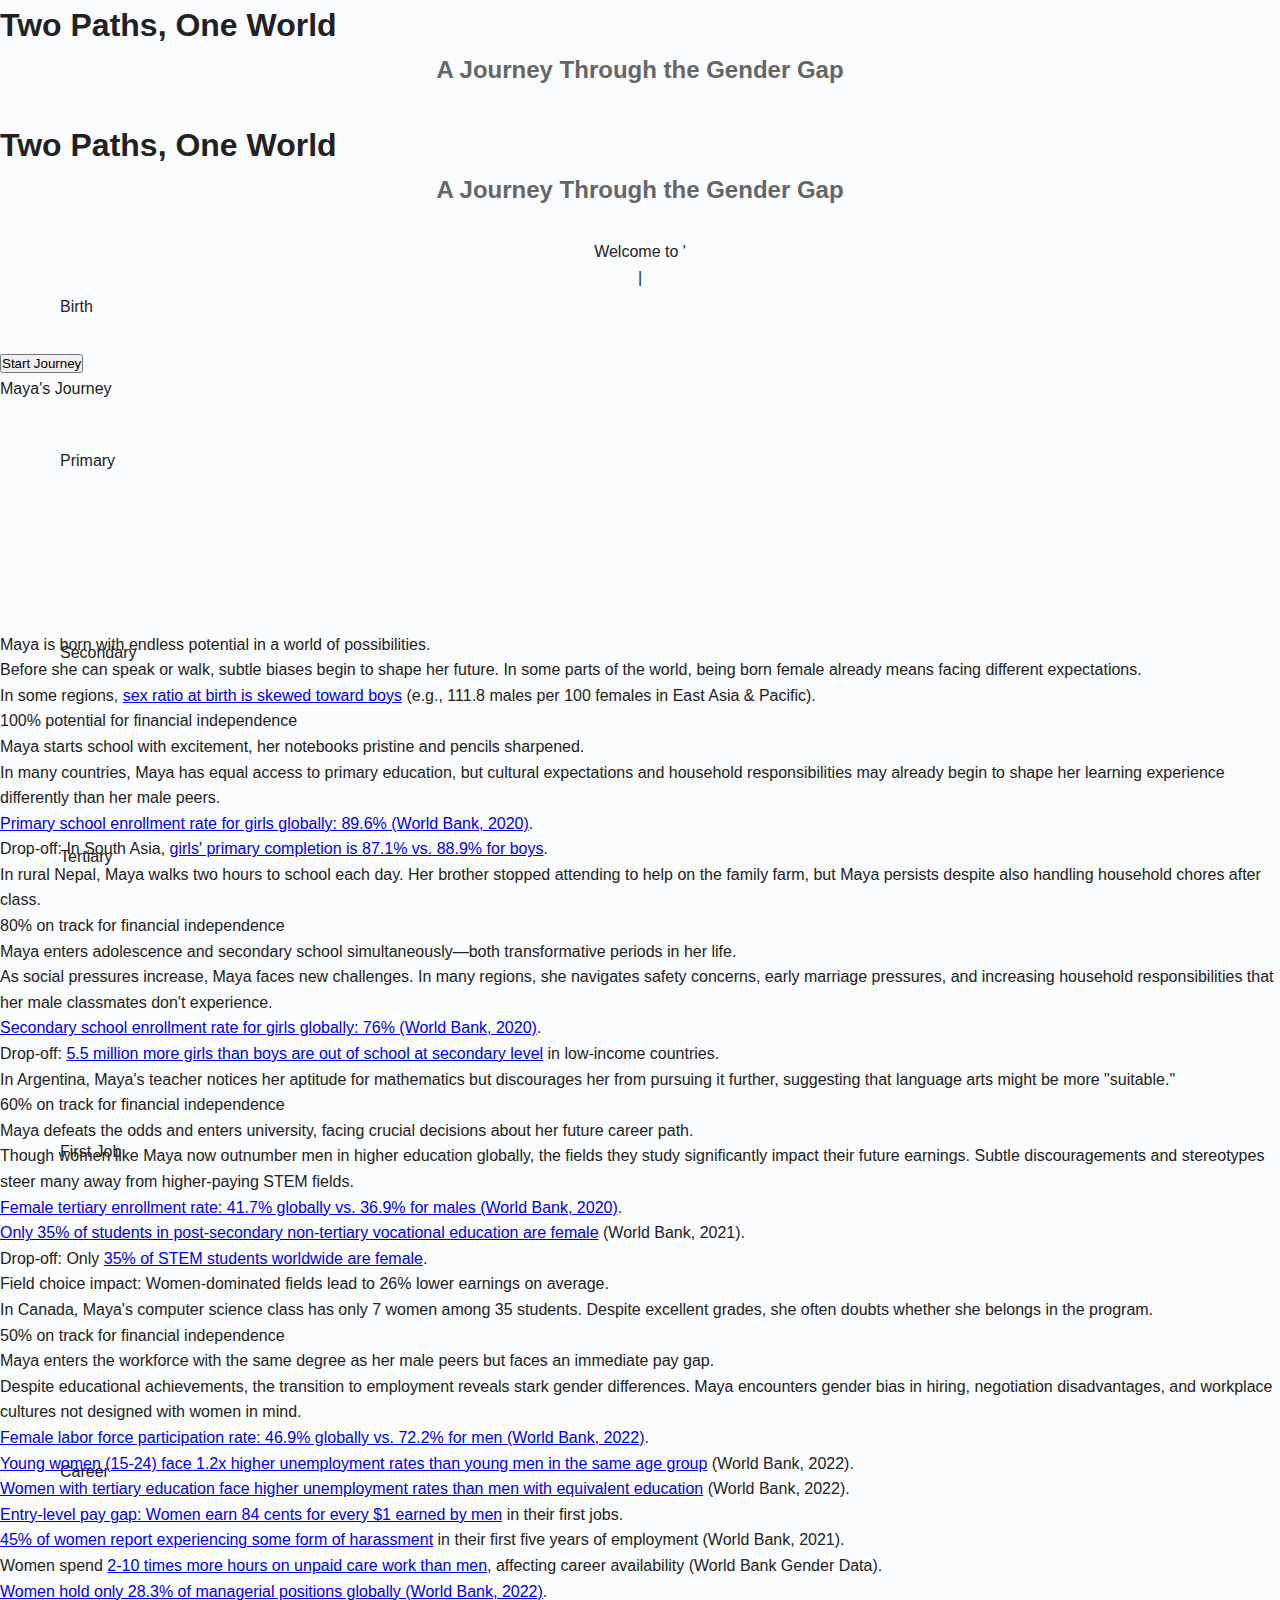
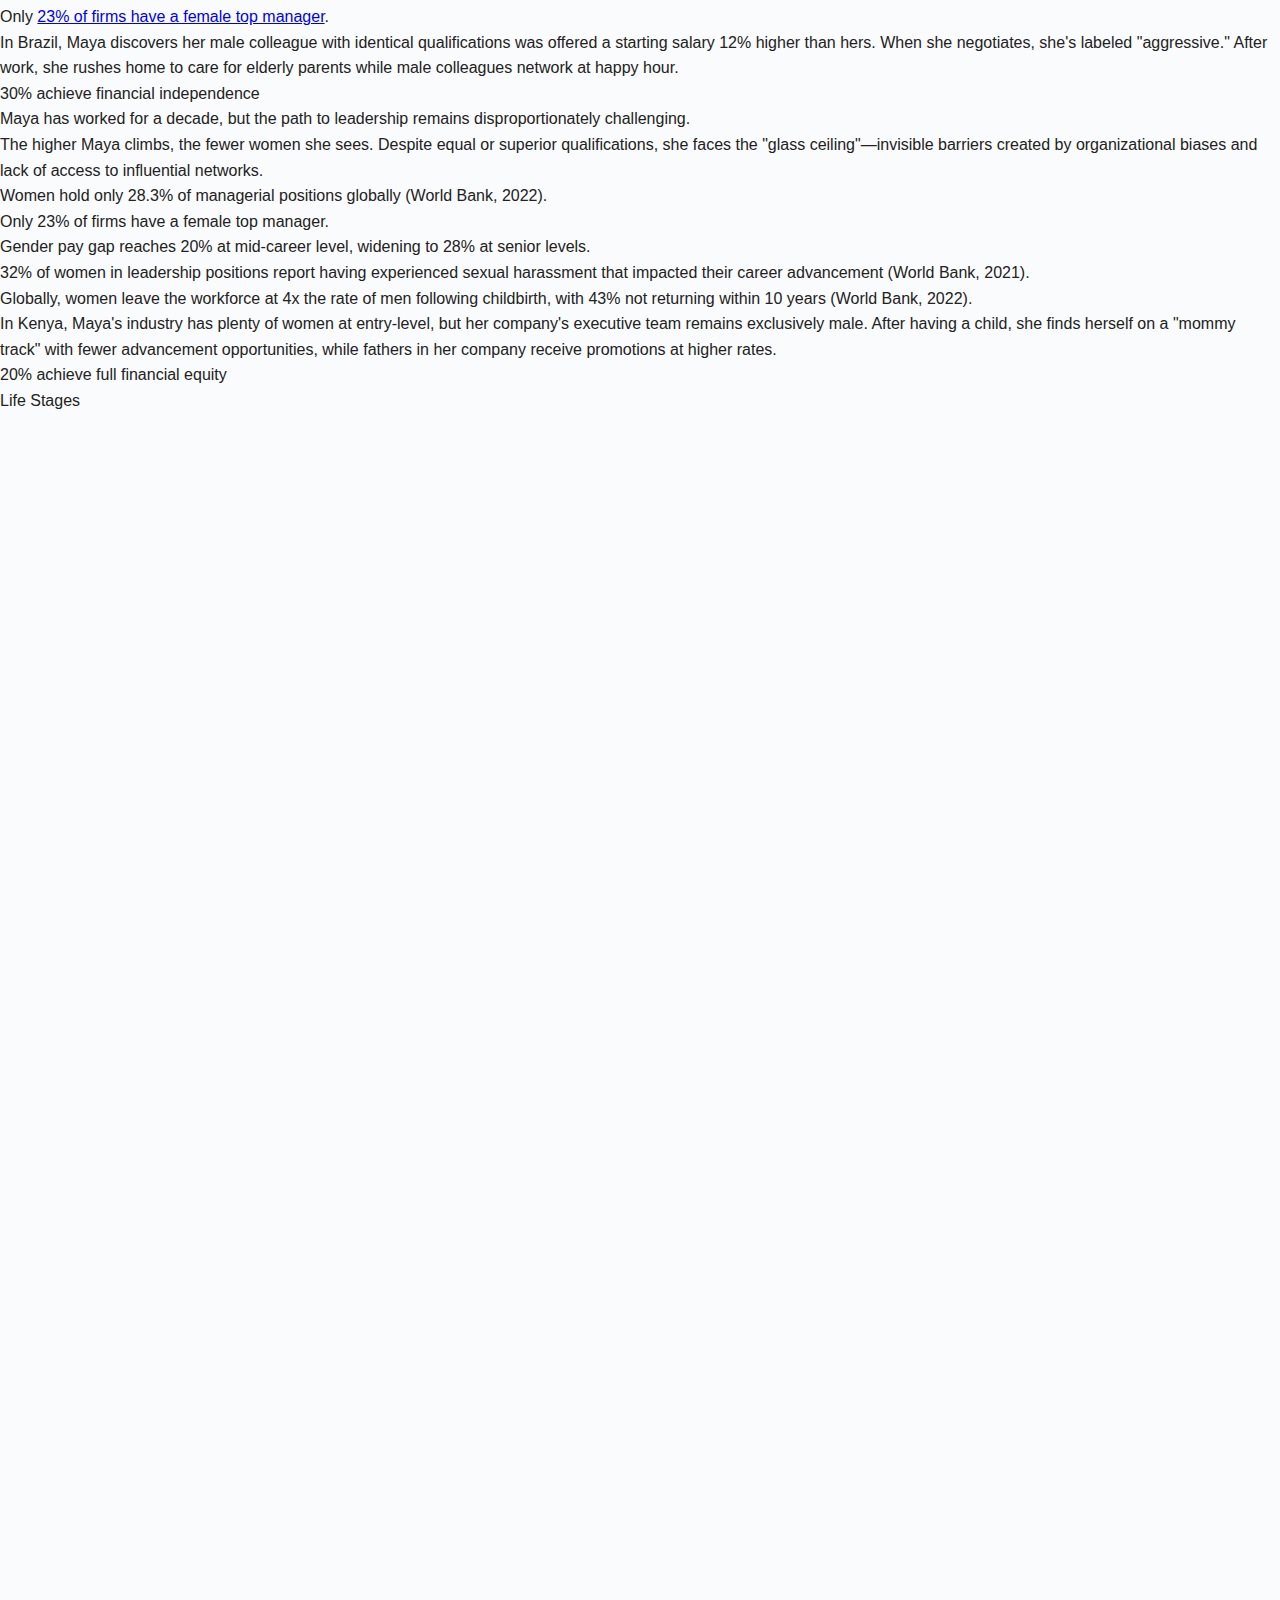
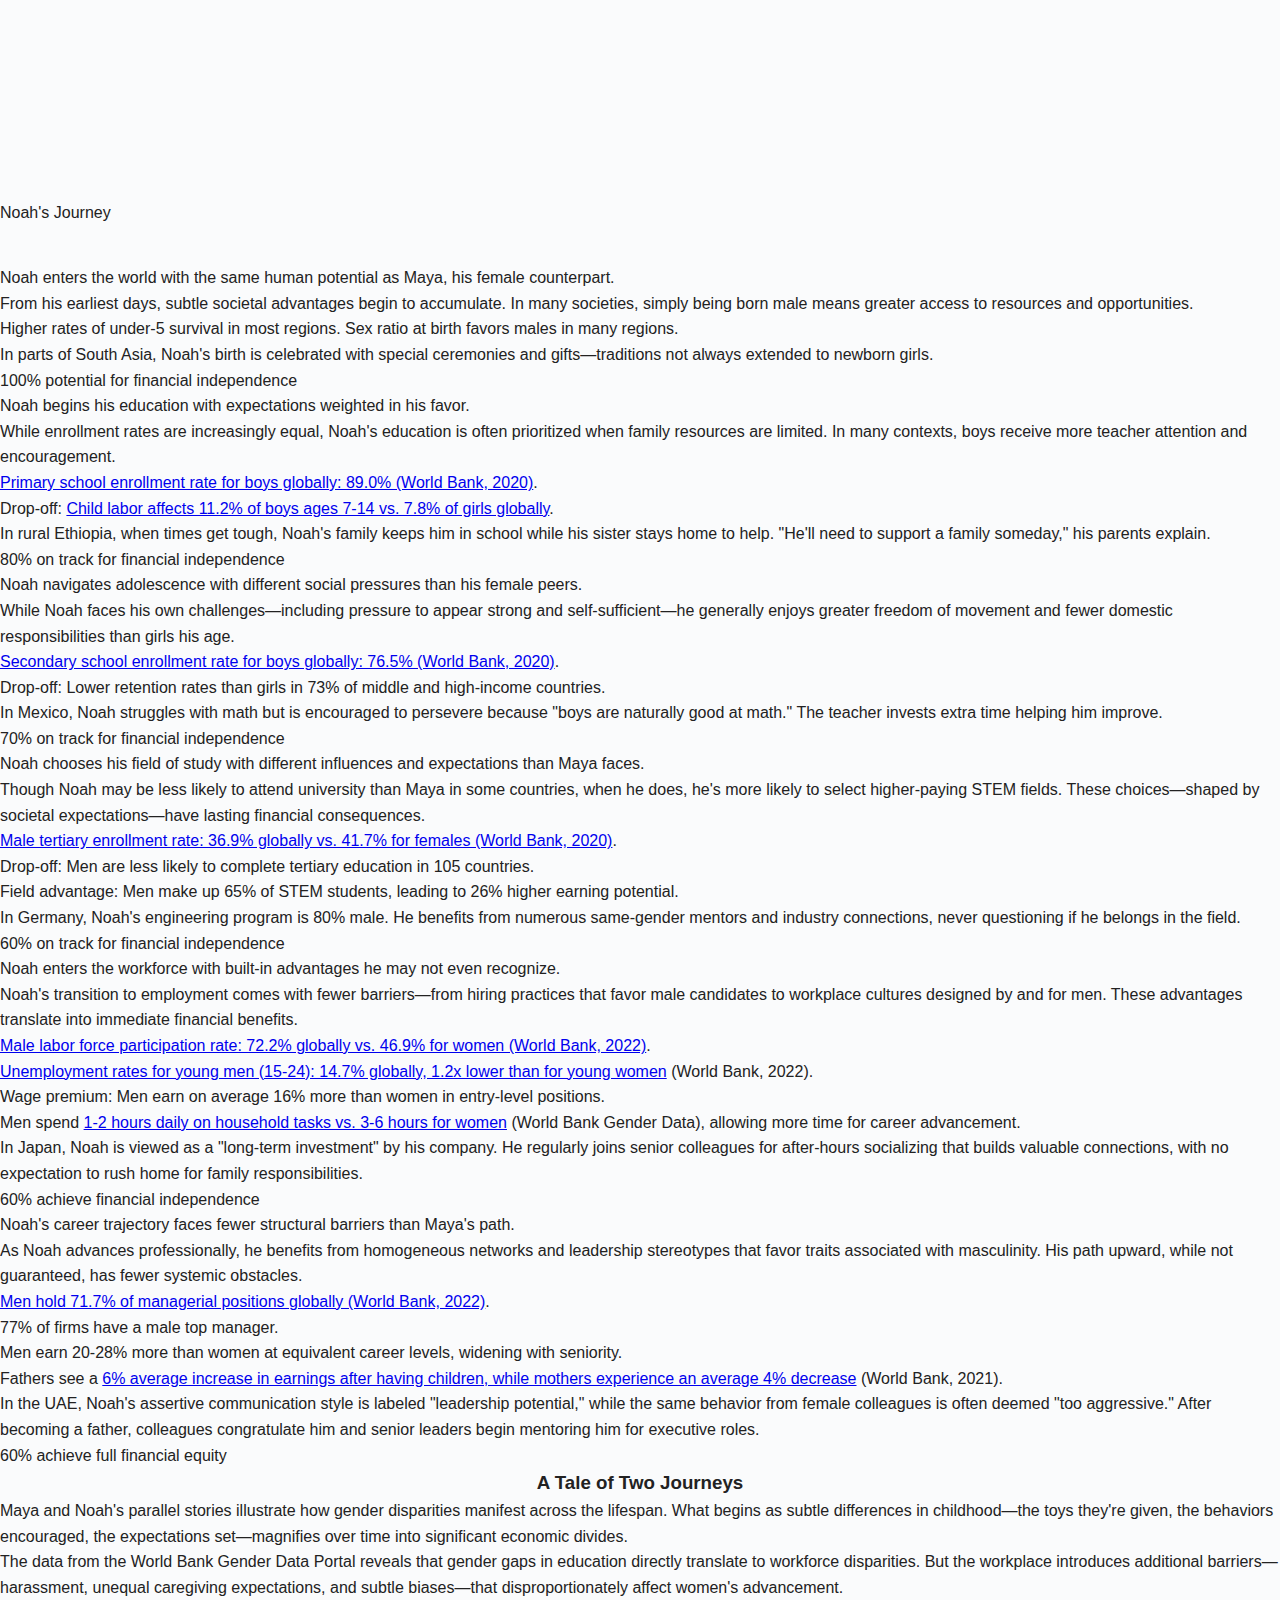
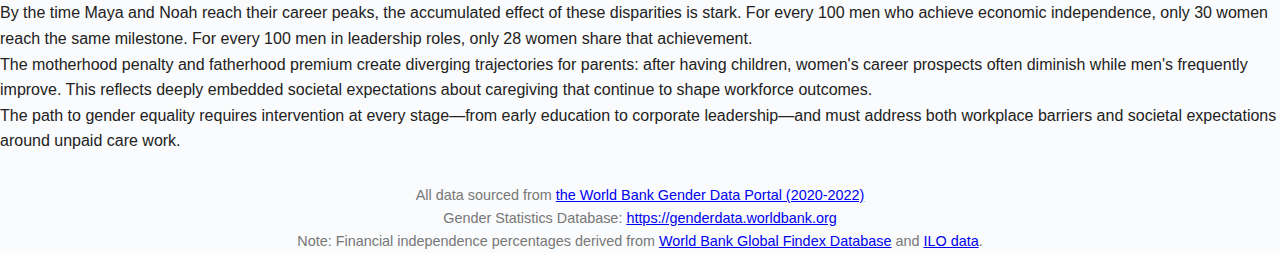
<file: index.html>
<!DOCTYPE html>
<html lang="en">
<head>
<meta charset="UTF-8">
<title>Gender Gap Journey Map</title>
<link rel="stylesheet" href="css/styles.css">
<script src="js/svg-creation.js"></script>
<script src="js/script.js"></script>
</head>
<body>
<!-- Create a hidden version of the headers that will be revealed after intro -->
<div class="fixed-headers content-hidden">
  <h1>Two Paths, One World</h1>
  <h2 style="text-align: center; margin-top: 0; margin-bottom: 30px; color: #666;">A Journey Through the Gender Gap</h2>
</div>

<div class="story-intro-container" id="intro-container">
  <div class="intro-headers">
    <h1>Two Paths, One World</h1>
    <h2 style="text-align: center; margin-top: 0; margin-bottom: 30px; color: #666;">A Journey Through the Gender Gap</h2>
  </div>
  <div class="story-intro" id="typing-intro">
    <!-- Text will be typed here by JavaScript -->
  </div>
  <button id="start-journey-btn" class="start-journey-btn">Start Journey</button>
</div>

<div class="journey-container content-hidden">
  <!-- FEMALE JOURNEY -->
  <div class="journey-column female">
    <div class="column-header">Maya's Journey</div>
    <div class="chart-container" id="chartContainer">
      <!-- Charts will be generated here -->
    </div>
    
    <div class="stage">
      <div class="stage-info">
        <div class="persona">Maya is born with endless potential in a world of possibilities.</div>
        <div class="narrative">Before she can speak or walk, subtle biases begin to shape her future. In some parts of the world, being born female already means facing different expectations.</div>
        <div class="stat">In some regions, <a href="https://genderdata.worldbank.org/en/indicator/sp-pop-brth-mf" target="_blank">sex ratio at birth is skewed toward boys</a> (e.g., 111.8 males per 100 females in East Asia & Pacific).</div>
        <div class="financial-label">100% potential for financial independence</div>
      </div>
    </div>
    
    <div class="stage">
      <div class="stage-info">
        <div class="persona">Maya starts school with excitement, her notebooks pristine and pencils sharpened.</div>
        <div class="narrative">In many countries, Maya has equal access to primary education, but cultural expectations and household responsibilities may already begin to shape her learning experience differently than her male peers.</div>
        <div class="stat"><a href="https://genderdata.worldbank.org/en/indicator/se-prm-enrr" target="_blank">Primary school enrollment rate for girls globally: 89.6% (World Bank, 2020)</a>.</div>
        <div class="dropoff">Drop-off: In South Asia, <a href="https://genderdata.worldbank.org/en/indicator/se-prm-cmpt-zs" target="_blank">girls' primary completion is 87.1% vs. 88.9% for boys</a>.</div>
        <div class="reflection">In rural Nepal, Maya walks two hours to school each day. Her brother stopped attending to help on the family farm, but Maya persists despite also handling household chores after class.</div>
        <div class="financial-label">80% on track for financial independence</div>

      </div>
    </div>
    <div class="stage">
      <div class="stage-info">
        <div class="persona">Maya enters adolescence and secondary school simultaneously—both transformative periods in her life.</div>
        <div class="narrative">As social pressures increase, Maya faces new challenges. In many regions, she navigates safety concerns, early marriage pressures, and increasing household responsibilities that her male classmates don't experience.</div>
        <div class="stat"><a href="https://genderdata.worldbank.org/en/indicator/se-sec-enrr" target="_blank">Secondary school enrollment rate for girls globally: 76% (World Bank, 2020)</a>.</div>
        <div class="dropoff">Drop-off: <a href="https://genderdata.worldbank.org/topics/education/" target="_blank">5.5 million more girls than boys are out of school at secondary level</a> in low-income countries.</div>
        <div class="reflection">In Argentina, Maya's teacher notices her aptitude for mathematics but discourages her from pursuing it further, suggesting that language arts might be more "suitable."</div>
        <div class="financial-label">60% on track for financial independence</div>

      </div>
    </div>
    
    <div class="stage">
      <div class="stage-info">
        <div class="persona">Maya defeats the odds and enters university, facing crucial decisions about her future career path.</div>
        <div class="narrative">Though women like Maya now outnumber men in higher education globally, the fields they study significantly impact their future earnings. Subtle discouragements and stereotypes steer many away from higher-paying STEM fields.</div>
        <div class="stat"><a href="https://genderdata.worldbank.org/en/indicator/se-ter-enrr" target="_blank">Female tertiary enrollment rate: 41.7% globally vs. 36.9% for males (World Bank, 2020)</a>.</div>
        <div class="stat"><a href="https://genderdata.worldbank.org/en/indicator/uis-fep-4-v" target="_blank">Only 35% of students in post-secondary non-tertiary vocational education are female</a> (World Bank, 2021).</div>
        <div class="dropoff">Drop-off: Only <a href="https://genderdata.worldbank.org/topics/education/" target="_blank">35% of STEM students worldwide are female</a>.</div>
        <div class="pay-gap">Field choice impact: Women-dominated fields lead to 26% lower earnings on average.</div>
        <div class="reflection">In Canada, Maya's computer science class has only 7 women among 35 students. Despite excellent grades, she often doubts whether she belongs in the program.</div>
        <div class="financial-label">50% on track for financial independence</div>
      </div>
    </div>
    
    <div class="stage">
      <div class="stage-info">
        <div class="persona">Maya enters the workforce with the same degree as her male peers but faces an immediate pay gap.</div>
        <div class="narrative">Despite educational achievements, the transition to employment reveals stark gender differences. Maya encounters gender bias in hiring, negotiation disadvantages, and workplace cultures not designed with women in mind.</div>
        <div class="stat"><a href="https://genderdata.worldbank.org/en/indicator/sl-tlf-totl-in" target="_blank">Female labor force participation rate: 46.9% globally vs. 72.2% for men (World Bank, 2022)</a>.</div>
        <div class="stat"><a href="https://genderdata.worldbank.org/en/indicator/sl-uem-1524-fm-zs" target="_blank">Young women (15-24) face 1.2x higher unemployment rates than young men in the same age group</a> (World Bank, 2022).</div>
        <div class="stat"><a href="https://genderdata.worldbank.org/en/indicator/sl-uem-elv-zs" target="_blank">Women with tertiary education face higher unemployment rates than men with equivalent education</a> (World Bank, 2022).</div>
        <div class="pay-gap"><a href="https://genderdata.worldbank.org/topics/economic-opportunity/" target="_blank">Entry-level pay gap: Women earn 84 cents for every $1 earned by men</a> in their first jobs.</div>
        <div class="harassment-stat"><a href="https://genderdata.worldbank.org/topics/agency/" target="_blank">45% of women report experiencing some form of harassment</a> in their first five years of employment (World Bank, 2021).</div>
        <div class="societal-expectations">Women spend <a href="https://genderdata.worldbank.org/topics/unpaid-care-and-domestic-work/" target="_blank">2-10 times more hours on unpaid care work than men</a>, affecting career availability (World Bank Gender Data).</div>
        <div class="stat"><a href="https://genderdata.worldbank.org/en/indicator/sl-emp-smgt-fe-zs" target="_blank">Women hold only 28.3% of managerial positions globally (World Bank, 2022)</a>.</div>
        <div class="dropoff">Only <a href="https://genderdata.worldbank.org/topics/economic-opportunity/" target="_blank">23% of firms have a female top manager</a>.</div>
        <div class="reflection">In Brazil, Maya discovers her male colleague with identical qualifications was offered a starting salary 12% higher than hers. When she negotiates, she's labeled "aggressive." After work, she rushes home to care for elderly parents while male colleagues network at happy hour.</div>
        <div class="financial-label">30% achieve financial independence</div>
      </div>
    </div>
  
    
    <div class="stage">
      <div class="stage-info">
        <div class="persona">Maya has worked for a decade, but the path to leadership remains disproportionately challenging.</div>
        <div class="narrative">The higher Maya climbs, the fewer women she sees. Despite equal or superior qualifications, she faces the "glass ceiling"—invisible barriers created by organizational biases and lack of access to influential networks.</div>
        <div class="stat">Women hold only 28.3% of managerial positions globally (World Bank, 2022).</div>
        <div class="dropoff">Only 23% of firms have a female top manager.</div>
        <div class="pay-gap">Gender pay gap reaches 20% at mid-career level, widening to 28% at senior levels.</div>
        <div class="harassment-stat">32% of women in leadership positions report having experienced sexual harassment that impacted their career advancement (World Bank, 2021).</div>
        <div class="societal-expectations">Globally, women leave the workforce at 4x the rate of men following childbirth, with 43% not returning within 10 years (World Bank, 2022).</div>
        <div class="reflection">In Kenya, Maya's industry has plenty of women at entry-level, but her company's executive team remains exclusively male. After having a child, she finds herself on a "mommy track" with fewer advancement opportunities, while fathers in her company receive promotions at higher rates.</div>
        <div class="financial-label">20% achieve full financial equity</div>
      </div>
    </div>
  </div>
  
  <!-- CENTRAL STAGE HEADERS -->
  <div class="journey-column stage-headers">
  <div class="column-header">Life Stages</div>
    <div class="chart-spacer"></div>

  
  <div class="nav-container">
    <div class="nav-stage-container" data-stage-ref="0">
      <div class="nav-circle active" data-stage="0">
        <div class="nav-label">Birth</div>
      </div>
    
    </div>
    
    <div class="nav-stage-container" data-stage-ref="1">
      <div class="nav-circle" data-stage="1">
        <div class="nav-label">Primary</div>
      </div>
    
    </div>
    
    <div class="nav-stage-container" data-stage-ref="2">
      <div class="nav-circle" data-stage="2">
        <div class="nav-label">Secondary</div>
      </div>
    
    </div>
    
    <div class="nav-stage-container" data-stage-ref="3">
      <div class="nav-circle" data-stage="3">
        <div class="nav-label">Tertiary</div>
      </div>
      
    </div>
    
    <div class="nav-stage-container" data-stage-ref="4">
      <div class="nav-circle" data-stage="4">
        <div class="nav-label">First Job</div>
      </div>
    
    </div>
    
    <div class="nav-stage-container" data-stage-ref="5">
      <div class="nav-circle" data-stage="5">
        <div class="nav-label">Career</div>
      </div>
    </div>
  </div>
</div>
  
  <!-- MALE JOURNEY -->
  <div class="journey-column male">
    <div class="column-header">Noah's Journey</div>
    <div class="chart-containerBoy" id="chartContainerBoy">
      <!-- Charts will be generated here -->
    </div>
    
    <div class="stage">
      <div class="stage-info">
        <div class="persona">Noah enters the world with the same human potential as Maya, his female counterpart.</div>
        <div class="narrative">From his earliest days, subtle societal advantages begin to accumulate. In many societies, simply being born male means greater access to resources and opportunities.</div>
        <div class="stat">Higher rates of under-5 survival in most regions. Sex ratio at birth favors males in many regions.</div>
        <div class="reflection">In parts of South Asia, Noah's birth is celebrated with special ceremonies and gifts—traditions not always extended to newborn girls.</div>
        <div class="financial-label">100% potential for financial independence</div>
      </div>
    </div>
    <div class="stage">
      <div class="stage-info">
        <div class="persona">Noah begins his education with expectations weighted in his favor.</div>
        <div class="narrative">While enrollment rates are increasingly equal, Noah's education is often prioritized when family resources are limited. In many contexts, boys receive more teacher attention and encouragement.</div>
        <div class="stat"><a href="https://genderdata.worldbank.org/en/indicator/se-prm-enrr" target="_blank">Primary school enrollment rate for boys globally: 89.0% (World Bank, 2020)</a>.</div>
        <div class="dropoff">Drop-off: <a href="https://genderdata.worldbank.org/topics/education/" target="_blank">Child labor affects 11.2% of boys ages 7-14 vs. 7.8% of girls globally</a>.</div>
        <div class="reflection">In rural Ethiopia, when times get tough, Noah's family keeps him in school while his sister stays home to help. "He'll need to support a family someday," his parents explain.</div>
        <div class="financial-label">80% on track for financial independence</div>

      </div>
    </div>
    
    <div class="stage">
      <div class="stage-info">
        <div class="persona">Noah navigates adolescence with different social pressures than his female peers.</div>
        <div class="narrative">While Noah faces his own challenges—including pressure to appear strong and self-sufficient—he generally enjoys greater freedom of movement and fewer domestic responsibilities than girls his age.</div>
        <div class="stat"><a href="https://genderdata.worldbank.org/en/indicator/se-sec-enrr" target="_blank">Secondary school enrollment rate for boys globally: 76.5% (World Bank, 2020)</a>.</div>
        <div class="dropoff">Drop-off: Lower retention rates than girls in 73% of middle and high-income countries.</div>
        <div class="reflection">In Mexico, Noah struggles with math but is encouraged to persevere because "boys are naturally good at math." The teacher invests extra time helping him improve.</div>
        <div class="financial-label">70% on track for financial independence</div>
  
      </div>
    </div>
    
    <div class="stage">
      <div class="stage-info">
        <div class="persona">Noah chooses his field of study with different influences and expectations than Maya faces.</div>
        <div class="narrative">Though Noah may be less likely to attend university than Maya in some countries, when he does, he's more likely to select higher-paying STEM fields. These choices—shaped by societal expectations—have lasting financial consequences.</div>
        <div class="stat"><a href="https://genderdata.worldbank.org/en/indicator/se-ter-enrr" target="_blank">Male tertiary enrollment rate: 36.9% globally vs. 41.7% for females (World Bank, 2020)</a>.</div>
        <div class="dropoff">Drop-off: Men are less likely to complete tertiary education in 105 countries.</div>
        <div class="pay-gap">Field advantage: Men make up 65% of STEM students, leading to 26% higher earning potential.</div>
        <div class="reflection">In Germany, Noah's engineering program is 80% male. He benefits from numerous same-gender mentors and industry connections, never questioning if he belongs in the field.</div>
        <div class="financial-label">60% on track for financial independence</div>
      </div>
    </div>
    
    <div class="stage">
      <div class="stage-info">
        <div class="persona">Noah enters the workforce with built-in advantages he may not even recognize.</div>
        <div class="narrative">Noah's transition to employment comes with fewer barriers—from hiring practices that favor male candidates to workplace cultures designed by and for men. These advantages translate into immediate financial benefits.</div>
        <div class="stat"><a href="https://genderdata.worldbank.org/en/indicator/sl-tlf-totl-in" target="_blank">Male labor force participation rate: 72.2% globally vs. 46.9% for women (World Bank, 2022)</a>.</div>
        <div class="stat"><a href="https://genderdata.worldbank.org/en/indicator/sl-uem-1524-fm-zs" target="_blank">Unemployment rates for young men (15-24): 14.7% globally, 1.2x lower than for young women</a> (World Bank, 2022).</div>
        <div class="pay-gap">Wage premium: Men earn on average 16% more than women in entry-level positions.</div>
        <div class="societal-expectations">Men spend <a href="https://genderdata.worldbank.org/topics/unpaid-care-and-domestic-work/" target="_blank">1-2 hours daily on household tasks vs. 3-6 hours for women</a> (World Bank Gender Data), allowing more time for career advancement.</div>
        <div class="reflection">In Japan, Noah is viewed as a "long-term investment" by his company. He regularly joins senior colleagues for after-hours socializing that builds valuable connections, with no expectation to rush home for family responsibilities.</div>
        <div class="financial-label">60% achieve financial independence</div>
      </div>
    </div>
    
    <div class="stage">
      <div class="stage-info">
        <div class="persona">Noah's career trajectory faces fewer structural barriers than Maya's path.</div>
        <div class="narrative">As Noah advances professionally, he benefits from homogeneous networks and leadership stereotypes that favor traits associated with masculinity. His path upward, while not guaranteed, has fewer systemic obstacles.</div>
        <div class="stat"><a href="https://genderdata.worldbank.org/en/indicator/sl-emp-smgt-ma-zs" target="_blank">Men hold 71.7% of managerial positions globally (World Bank, 2022)</a>.</div>
        <div class="dropoff">77% of firms have a male top manager.</div>
        <div class="pay-gap">Men earn 20-28% more than women at equivalent career levels, widening with seniority.</div>
        <div class="societal-expectations">Fathers see a <a href="https://genderdata.worldbank.org/topics/economic-opportunity/" target="_blank">6% average increase in earnings after having children, while mothers experience an average 4% decrease</a> (World Bank, 2021).</div>
        <div class="reflection">In the UAE, Noah's assertive communication style is labeled "leadership potential," while the same behavior from female colleagues is often deemed "too aggressive." After becoming a father, colleagues congratulate him and senior leaders begin mentoring him for executive roles.</div>
        <div class="financial-label">60% achieve full financial equity</div>

      </div>
    </div>
  </div>
</div>

<div class="journey-conclusion">
  <h3 style="text-align: center; margin-top: 0;">A Tale of Two Journeys</h3>
  <p>Maya and Noah's parallel stories illustrate how gender disparities manifest across the lifespan. What begins as subtle differences in childhood—the toys they're given, the behaviors encouraged, the expectations set—magnifies over time into significant economic divides.</p>
  
  <p>The data from the World Bank Gender Data Portal reveals that gender gaps in education directly translate to workforce disparities. But the workplace introduces additional barriers—harassment, unequal caregiving expectations, and subtle biases—that disproportionately affect women's advancement.</p>
  
  <p>By the time Maya and Noah reach their career peaks, the accumulated effect of these disparities is stark. For every 100 men who achieve economic independence, only 30 women reach the same milestone. For every 100 men in leadership roles, only 28 women share that achievement.</p>
  
  <p>The motherhood penalty and fatherhood premium create diverging trajectories for parents: after having children, women's career prospects often diminish while men's frequently improve. This reflects deeply embedded societal expectations about caregiving that continue to shape workforce outcomes.</p>
  
  <div class="call-to-action">The path to gender equality requires intervention at every stage—from early education to corporate leadership—and must address both workplace barriers and societal expectations around unpaid care work.</div>
</div>

<div style="text-align: center; margin-top: 30px; color: #777; font-size: 0.9em;">
  All data sourced from <a href="https://genderdata.worldbank.org" target="_blank">the World Bank Gender Data Portal (2020-2022)</a><br>
  Gender Statistics Database: <a href="https://genderdata.worldbank.org" target="_blank">https://genderdata.worldbank.org</a><br>
  Note: Financial independence percentages derived from <a href="https://genderdata.worldbank.org/topics/financial-inclusion/" target="_blank">World Bank Global Findex Database</a> and <a href="https://ilostat.ilo.org/topics/women/" target="_blank">ILO data</a>.
</div>
</body>
</html>
</file>
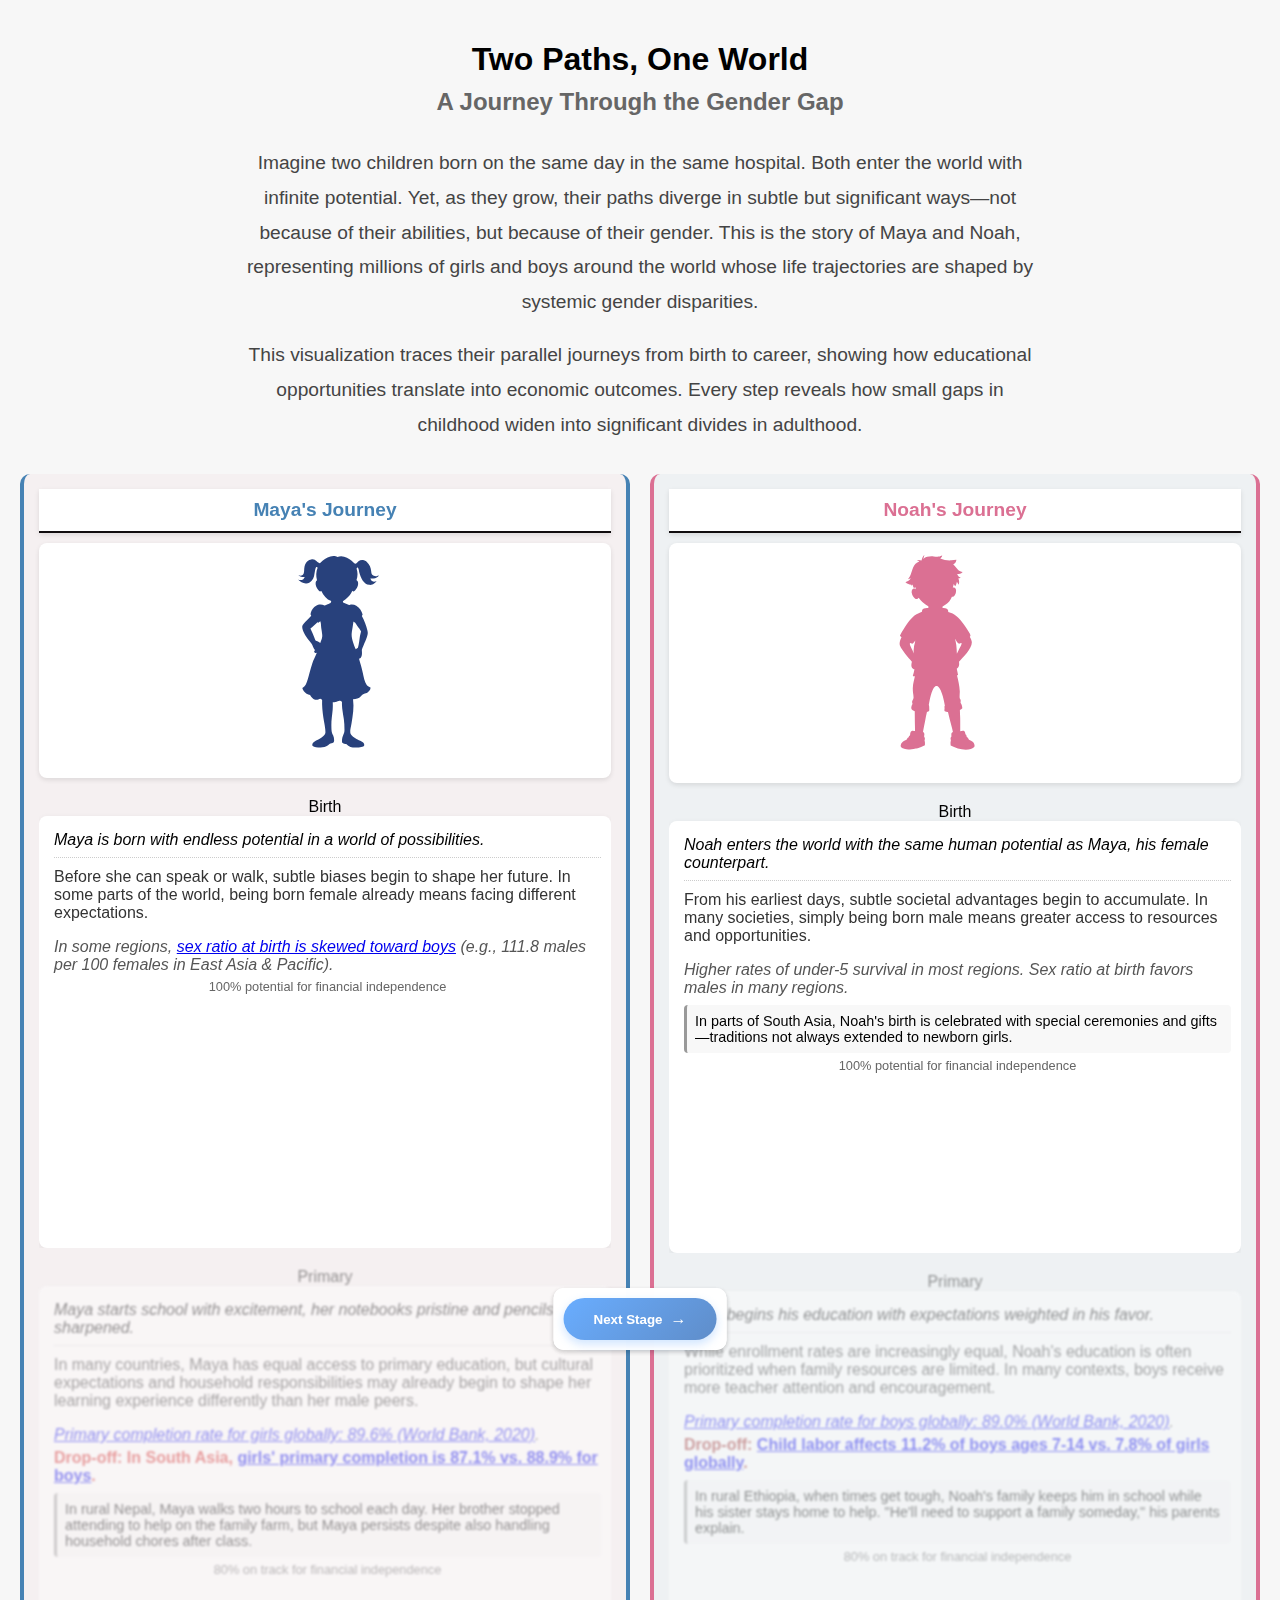
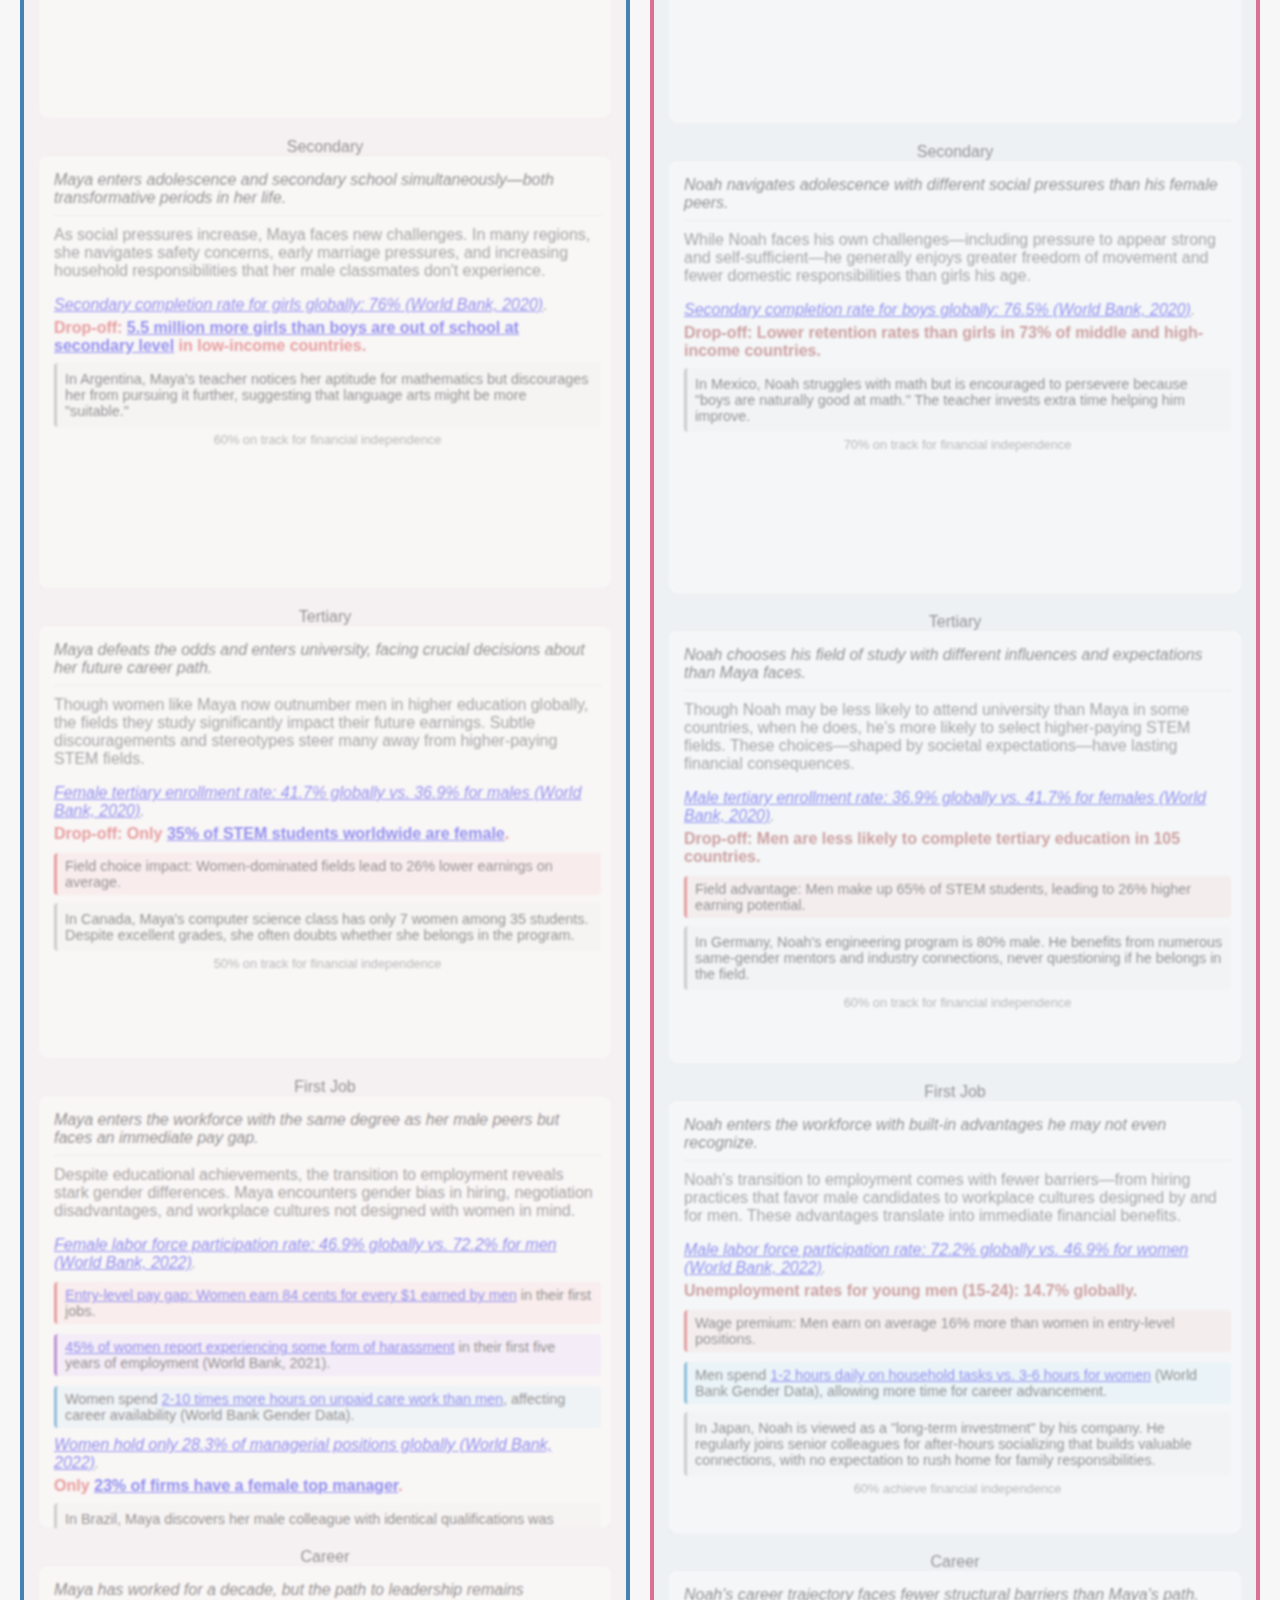
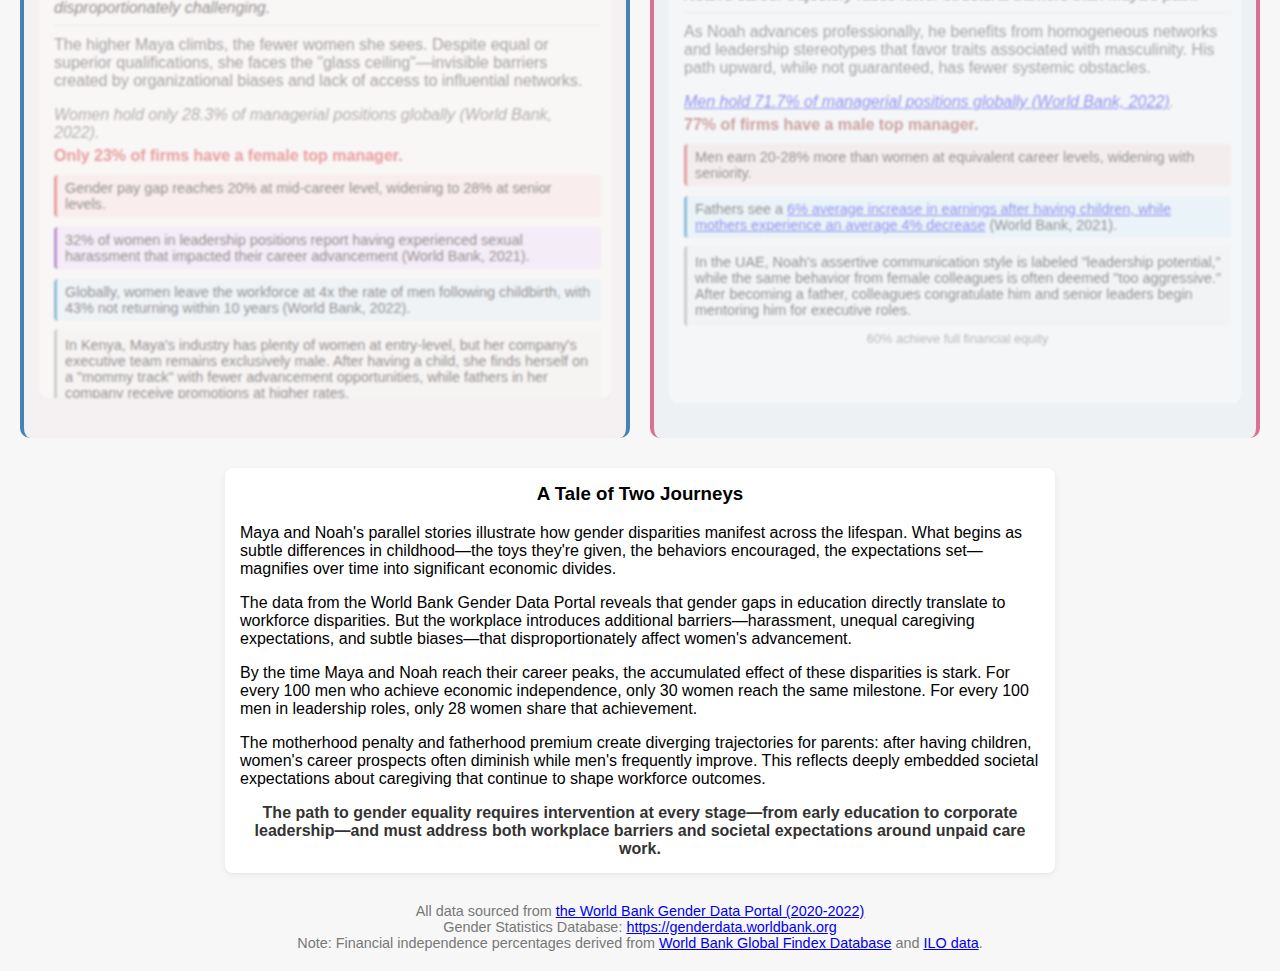
<file: src/index.html>
<!DOCTYPE html>
<html lang="en">
<head>
<meta charset="UTF-8">
<title>Gender Gap Journey Map</title>
<link rel="stylesheet" href="css/styles.css">
<script src="js/svg-creation.js"></script>
<script src="js/script.js"></script>
</head>
<body>
<h1>Two Paths, One World</h1>
<h2 style="text-align: center; margin-top: 0; margin-bottom: 30px; color: #666;">A Journey Through the Gender Gap</h2>

<div class="story-intro">
  <p>Imagine two children born on the same day in the same hospital. Both enter the world with infinite potential. Yet, as they grow, their paths diverge in subtle but significant ways—not because of their abilities, but because of their gender. This is the story of Maya and Noah, representing millions of girls and boys around the world whose life trajectories are shaped by systemic gender disparities.</p>
  <p>This visualization traces their parallel journeys from birth to career, showing how educational opportunities translate into economic outcomes. Every step reveals how small gaps in childhood widen into significant divides in adulthood.</p>
</div>

<div class="journey-container">
  <!-- FEMALE JOURNEY -->
  <div class="journey-column female">
    <div class="column-header">Maya's Journey</div>
    <div class="chart-container" id="chartContainer">
            <!-- Charts will be generated here -->
       </div>
    
    <div class="stage">
      <div class="circle">Birth</div>
      <div class="stage-info">
        <div class="persona">Maya is born with endless potential in a world of possibilities.</div>
        <div class="narrative">Before she can speak or walk, subtle biases begin to shape her future. In some parts of the world, being born female already means facing different expectations.</div>
        <div class="stat">In some regions, <a href="https://genderdata.worldbank.org/indicators/sp-pop-brth-mf" target="_blank">sex ratio at birth is skewed toward boys</a> (e.g., 111.8 males per 100 females in East Asia & Pacific).</div>
        <div class="financial-label">100% potential for financial independence</div>
         <script> updateChartGirl(100); </script>
      </div>
    </div>
    <span class="arrow">↓</span>
    
    <div class="stage">
      <div class="circle">Primary</div>
      <div class="stage-info">
        <div class="persona">Maya starts school with excitement, her notebooks pristine and pencils sharpened.</div>
        <div class="narrative">In many countries, Maya has equal access to primary education, but cultural expectations and household responsibilities may already begin to shape her learning experience differently than her male peers.</div>
        <div class="stat"><a href="https://genderdata.worldbank.org/indicators/se-prm-cmpt-fe-zs" target="_blank">Primary completion rate for girls globally: 89.6% (World Bank, 2020)</a>.</div>
        <div class="dropoff">Drop-off: In South Asia, <a href="https://genderdata.worldbank.org/indicators/se-prm-cmpt-fe-zs?locations=8S" target="_blank">girls' primary completion is 87.1% vs. 88.9% for boys</a>.</div>
        <div class="reflection">In rural Nepal, Maya walks two hours to school each day. Her brother stopped attending to help on the family farm, but Maya persists despite also handling household chores after class.</div>
        <div class="financial-label">80% on track for financial independence</div>
         <script> updateChartGirl(80); </script>
      </div>
    </div>
    <span class="arrow">↓</span>
    
    <div class="stage">
      <div class="circle">Secondary</div>
      <div class="stage-info">
        <div class="persona">Maya enters adolescence and secondary school simultaneously—both transformative periods in her life.</div>
        <div class="narrative">As social pressures increase, Maya faces new challenges. In many regions, she navigates safety concerns, early marriage pressures, and increasing household responsibilities that her male classmates don't experience.</div>
        <div class="stat"><a href="https://genderdata.worldbank.org/indicators/se-sec-cuat-up-fe-zs" target="_blank">Secondary completion rate for girls globally: 76% (World Bank, 2020)</a>.</div>
        <div class="dropoff">Drop-off: <a href="https://genderdata.worldbank.org/topics/education/" target="_blank">5.5 million more girls than boys are out of school at secondary level</a> in low-income countries.</div>
        <div class="reflection">In Argentina, Maya's teacher notices her aptitude for mathematics but discourages her from pursuing it further, suggesting that language arts might be more "suitable."</div>
        <div class="financial-label">60% on track for financial independence</div>
         <script> updateChartGirl(60); </script>
      </div>
    </div>
    <span class="arrow">↓</span>
    
    <div class="stage">
      <div class="circle">Tertiary</div>
      <div class="stage-info">
        <div class="persona">Maya defeats the odds and enters university, facing crucial decisions about her future career path.</div>
        <div class="narrative">Though women like Maya now outnumber men in higher education globally, the fields they study significantly impact their future earnings. Subtle discouragements and stereotypes steer many away from higher-paying STEM fields.</div>
        <div class="stat"><a href="https://genderdata.worldbank.org/indicators/se-ter-enrr-fe" target="_blank">Female tertiary enrollment rate: 41.7% globally vs. 36.9% for males (World Bank, 2020)</a>.</div>
        <div class="dropoff">Drop-off: Only <a href="https://genderdata.worldbank.org/topics/education/" target="_blank">35% of STEM students worldwide are female</a>.</div>
        <div class="pay-gap">Field choice impact: Women-dominated fields lead to 26% lower earnings on average.</div>
        <div class="reflection">In Canada, Maya's computer science class has only 7 women among 35 students. Despite excellent grades, she often doubts whether she belongs in the program.</div>
        <div class="financial-label">50% on track for financial independence</div>
         <script> updateChartGirl(50); </script>
      </div>
    </div>
    <span class="arrow">↓</span>
    
    <div class="stage">
      <div class="circle">First Job</div>
      <div class="stage-info">
        <div class="persona">Maya enters the workforce with the same degree as her male peers but faces an immediate pay gap.</div>
        <div class="narrative">Despite educational achievements, the transition to employment reveals stark gender differences. Maya encounters gender bias in hiring, negotiation disadvantages, and workplace cultures not designed with women in mind.</div>
        <div class="stat"><a href="https://genderdata.worldbank.org/indicators/sl-tlf-acti-fe-zs" target="_blank">Female labor force participation rate: 46.9% globally vs. 72.2% for men (World Bank, 2022)</a>.</div>
        <div class="pay-gap"><a href="https://genderdata.worldbank.org/topics/economic-opportunity/" target="_blank">Entry-level pay gap: Women earn 84 cents for every $1 earned by men</a> in their first jobs.</div>
        <div class="harassment-stat"><a href="https://genderdata.worldbank.org/topics/agency/" target="_blank">45% of women report experiencing some form of harassment</a> in their first five years of employment (World Bank, 2021).</div>
        <div class="societal-expectations">Women spend <a href="https://genderdata.worldbank.org/topics/unpaid-care-and-domestic-work/" target="_blank">2-10 times more hours on unpaid care work than men</a>, affecting career availability (World Bank Gender Data).</div>
        <div class="stat"><a href="https://genderdata.worldbank.org/indicators/sl-emp-smgt-fe-zs" target="_blank">Women hold only 28.3% of managerial positions globally (World Bank, 2022)</a>.</div>
        <div class="dropoff">Only <a href="https://genderdata.worldbank.org/topics/economic-opportunity/" target="_blank">23% of firms have a female top manager</a>.</div>
        <div class="reflection">In Brazil, Maya discovers her male colleague with identical qualifications was offered a starting salary 12% higher than hers. When she negotiates, she's labeled "aggressive." After work, she rushes home to care for elderly parents while male colleagues network at happy hour.</div>
        <div class="financial-label">30% achieve financial independence</div>
         <script> updateChartGirl(30); </script>
      </div>
    </div>
    <span class="arrow">↓</span>
    
    <div class="stage">
      <div class="circle">Career</div>
      <div class="stage-info">
        <div class="persona">Maya has worked for a decade, but the path to leadership remains disproportionately challenging.</div>
        <div class="narrative">The higher Maya climbs, the fewer women she sees. Despite equal or superior qualifications, she faces the "glass ceiling"—invisible barriers created by organizational biases and lack of access to influential networks.</div>
        <div class="stat">Women hold only 28.3% of managerial positions globally (World Bank, 2022).</div>
        <div class="dropoff">Only 23% of firms have a female top manager.</div>
        <div class="pay-gap">Gender pay gap reaches 20% at mid-career level, widening to 28% at senior levels.</div>
        <div class="harassment-stat">32% of women in leadership positions report having experienced sexual harassment that impacted their career advancement (World Bank, 2021).</div>
        <div class="societal-expectations">Globally, women leave the workforce at 4x the rate of men following childbirth, with 43% not returning within 10 years (World Bank, 2022).</div>
        <div class="reflection">In Kenya, Maya's industry has plenty of women at entry-level, but her company's executive team remains exclusively male. After having a child, she finds herself on a "mommy track" with fewer advancement opportunities, while fathers in her company receive promotions at higher rates.</div>
        <div class="financial-label">20% achieve full financial equity</div>
         <script> updateChartGirl(20); </script>
      </div>
    </div>
  </div>
  
  <!-- MALE JOURNEY -->
  <div class="journey-column male">
    <div class="column-header">Noah's Journey</div>
     <div class="chart-containerBoy" id="chartContainerBoy">
            <!-- Charts will be generated here -->
       </div>
    <div class="stage">
      <div class="circle">Birth</div>
      <div class="stage-info">
        <div class="persona">Noah enters the world with the same human potential as Maya, his female counterpart.</div>
        <div class="narrative">From his earliest days, subtle societal advantages begin to accumulate. In many societies, simply being born male means greater access to resources and opportunities.</div>
        <div class="stat">Higher rates of under-5 survival in most regions. Sex ratio at birth favors males in many regions.</div>
        <div class="reflection">In parts of South Asia, Noah's birth is celebrated with special ceremonies and gifts—traditions not always extended to newborn girls.</div>
        <div class="financial-label">100% potential for financial independence</div>
         <script> updateChartBoy(100); </script>
      </div>
    </div>
    <span class="arrow">↓</span>
    
    <div class="stage">
      <div class="circle">Primary</div>
      <div class="stage-info">
        <div class="persona">Noah begins his education with expectations weighted in his favor.</div>
        <div class="narrative">While enrollment rates are increasingly equal, Noah's education is often prioritized when family resources are limited. In many contexts, boys receive more teacher attention and encouragement.</div>
        <div class="stat"><a href="https://genderdata.worldbank.org/indicators/se-prm-cmpt-ma-zs" target="_blank">Primary completion rate for boys globally: 89.0% (World Bank, 2020)</a>.</div>
        <div class="dropoff">Drop-off: <a href="https://genderdata.worldbank.org/topics/education/" target="_blank">Child labor affects 11.2% of boys ages 7-14 vs. 7.8% of girls globally</a>.</div>
        <div class="reflection">In rural Ethiopia, when times get tough, Noah's family keeps him in school while his sister stays home to help. "He'll need to support a family someday," his parents explain.</div>
        <div class="financial-label">80% on track for financial independence</div>
         <script> updateChartBoy(80); </script>
      </div>
    </div>
    <span class="arrow">↓</span>
    
    <div class="stage">
      <div class="circle">Secondary</div>
      <div class="stage-info">
        <div class="persona">Noah navigates adolescence with different social pressures than his female peers.</div>
        <div class="narrative">While Noah faces his own challenges—including pressure to appear strong and self-sufficient—he generally enjoys greater freedom of movement and fewer domestic responsibilities than girls his age.</div>
        <div class="stat"><a href="https://genderdata.worldbank.org/indicators/se-sec-cuat-up-ma-zs" target="_blank">Secondary completion rate for boys globally: 76.5% (World Bank, 2020)</a>.</div>
        <div class="dropoff">Drop-off: Lower retention rates than girls in 73% of middle and high-income countries.</div>
        <div class="reflection">In Mexico, Noah struggles with math but is encouraged to persevere because "boys are naturally good at math." The teacher invests extra time helping him improve.</div>
        <div class="financial-label">70% on track for financial independence</div>
         <script> updateChartBoy(70); </script>
      </div>
    </div>
    <span class="arrow">↓</span>
    
    <div class="stage">
      <div class="circle">Tertiary</div>
      <div class="stage-info">
        <div class="persona">Noah chooses his field of study with different influences and expectations than Maya faces.</div>
        <div class="narrative">Though Noah may be less likely to attend university than Maya in some countries, when he does, he's more likely to select higher-paying STEM fields. These choices—shaped by societal expectations—have lasting financial consequences.</div>
        <div class="stat"><a href="https://genderdata.worldbank.org/indicators/se-ter-enrr-ma" target="_blank">Male tertiary enrollment rate: 36.9% globally vs. 41.7% for females (World Bank, 2020)</a>.</div>
        <div class="dropoff">Drop-off: Men are less likely to complete tertiary education in 105 countries.</div>
        <div class="pay-gap">Field advantage: Men make up 65% of STEM students, leading to 26% higher earning potential.</div>
        <div class="reflection">In Germany, Noah's engineering program is 80% male. He benefits from numerous same-gender mentors and industry connections, never questioning if he belongs in the field.</div>
        <div class="financial-label">60% on track for financial independence</div>
         <script> updateChartBoy(60); </script>
      </div>
    </div>
    <span class="arrow">↓</span>
    
    <div class="stage">
      <div class="circle">First Job</div>
      <div class="stage-info">
        <div class="persona">Noah enters the workforce with built-in advantages he may not even recognize.</div>
        <div class="narrative">Noah's transition to employment comes with fewer barriers—from hiring practices that favor male candidates to workplace cultures designed by and for men. These advantages translate into immediate financial benefits.</div>
        <div class="stat"><a href="https://genderdata.worldbank.org/indicators/sl-tlf-acti-ma-zs" target="_blank">Male labor force participation rate: 72.2% globally vs. 46.9% for women (World Bank, 2022)</a>.</div>
        <div class="dropoff">Unemployment rates for young men (15-24): 14.7% globally.</div>
        <div class="pay-gap">Wage premium: Men earn on average 16% more than women in entry-level positions.</div>
        <div class="societal-expectations">Men spend <a href="https://genderdata.worldbank.org/topics/unpaid-care-and-domestic-work/" target="_blank">1-2 hours daily on household tasks vs. 3-6 hours for women</a> (World Bank Gender Data), allowing more time for career advancement.</div>
        <div class="reflection">In Japan, Noah is viewed as a "long-term investment" by his company. He regularly joins senior colleagues for after-hours socializing that builds valuable connections, with no expectation to rush home for family responsibilities.</div>
        <div class="financial-label">60% achieve financial independence</div>
         <script> updateChartBoy(60); </script>
      </div>
    </div>
    <span class="arrow">↓</span>
    
    <div class="stage">
      <div class="circle">Career</div>
      <div class="stage-info">
        <div class="persona">Noah's career trajectory faces fewer structural barriers than Maya's path.</div>
        <div class="narrative">As Noah advances professionally, he benefits from homogeneous networks and leadership stereotypes that favor traits associated with masculinity. His path upward, while not guaranteed, has fewer systemic obstacles.</div>
        <div class="stat"><a href="https://genderdata.worldbank.org/indicators/sl-emp-smgt-ma-zs" target="_blank">Men hold 71.7% of managerial positions globally (World Bank, 2022)</a>.</div>
        <div class="dropoff">77% of firms have a male top manager.</div>
        <div class="pay-gap">Men earn 20-28% more than women at equivalent career levels, widening with seniority.</div>
        <div class="societal-expectations">Fathers see a <a href="https://genderdata.worldbank.org/topics/economic-opportunity/" target="_blank">6% average increase in earnings after having children, while mothers experience an average 4% decrease</a> (World Bank, 2021).</div>
        <div class="reflection">In the UAE, Noah's assertive communication style is labeled "leadership potential," while the same behavior from female colleagues is often deemed "too aggressive." After becoming a father, colleagues congratulate him and senior leaders begin mentoring him for executive roles.</div>
        <div class="financial-label">60% achieve full financial equity</div>
         <script> updateChartBoy(60); </script>
      </div>
    </div>
  </div>
</div>

<div class="journey-conclusion">
  <h3 style="text-align: center; margin-top: 0;">A Tale of Two Journeys</h3>
  <p>Maya and Noah's parallel stories illustrate how gender disparities manifest across the lifespan. What begins as subtle differences in childhood—the toys they're given, the behaviors encouraged, the expectations set—magnifies over time into significant economic divides.</p>
  
  <p>The data from the World Bank Gender Data Portal reveals that gender gaps in education directly translate to workforce disparities. But the workplace introduces additional barriers—harassment, unequal caregiving expectations, and subtle biases—that disproportionately affect women's advancement.</p>
  
  <p>By the time Maya and Noah reach their career peaks, the accumulated effect of these disparities is stark. For every 100 men who achieve economic independence, only 30 women reach the same milestone. For every 100 men in leadership roles, only 28 women share that achievement.</p>
  
  <p>The motherhood penalty and fatherhood premium create diverging trajectories for parents: after having children, women's career prospects often diminish while men's frequently improve. This reflects deeply embedded societal expectations about caregiving that continue to shape workforce outcomes.</p>
  
  <div class="call-to-action">The path to gender equality requires intervention at every stage—from early education to corporate leadership—and must address both workplace barriers and societal expectations around unpaid care work.</div>
</div>

<div style="text-align: center; margin-top: 30px; color: #777; font-size: 0.9em;">
  All data sourced from <a href="https://genderdata.worldbank.org" target="_blank">the World Bank Gender Data Portal (2020-2022)</a><br>
  Gender Statistics Database: <a href="https://genderdata.worldbank.org" target="_blank">https://genderdata.worldbank.org</a><br>
  Note: Financial independence percentages derived from <a href="https://genderdata.worldbank.org/topics/financial-inclusion/" target="_blank">World Bank Global Findex Database</a> and <a href="https://ilostat.ilo.org/topics/women/" target="_blank">ILO data</a>.
</div>

</body>
</html>
</file>
<file: src/css/styles.css>
body { font-family: Arial, sans-serif; background: #f7f7f7; margin: 0; padding: 20px; }
   
/* Container for the two flows */
.journey-container {
  display: flex;
  justify-content: space-between;
  width: 100%;
  gap: 20px;
}

/* Column styles for each gender */
.journey-column {
  flex: 1;
  padding: 15px;
  border-radius: 10px;
  position: relative; /* Add this line */
}

.journey-column.female {
  background-color: rgba(219, 112, 147, 0.05);
  border-right: 4px solid steelblue;
   border-left: 4px solid steelblue;
  
  
}

.journey-column.male {
  background-color: rgba(70, 130, 180, 0.05);
  border-left: 4px solid palevioletred;
  border-right: 4px solid palevioletred;

}

/* Column headers */
.column-header {
  text-align: center;
  font-size: 1.5em;
  margin-bottom: 20px;
  padding-bottom: 10px;
  border-bottom: 2px solid #ddd;
  position: sticky; /* Add sticky positioning */
  top: 0; /* Stick to the top */
  z-index: 10; /* Ensure it is above other content */
  background-color: #fff; /* Or match your page background */
  padding: 10px 0; /* Adjust padding */
}

.male .column-header {
  color: palevioletred;
}

.female .column-header {
  color: steelblue;
}

/* Existing styles with minor modifications */
.stage { 
  display: flex; 
  align-items: center; 
  margin-bottom: 30px; 
  position: relative; /* Add this line */
  z-index: 8; /* Ensure stage content is above other elements */
}

.stage-info { 
  background: #fff; 
  padding: 15px; 
  border-radius: 8px; 
  box-shadow: 0 2px 6px rgba(0,0,0,0.07); 
  flex: 1; 
  font-size: 16px;
}

.dropoff { font-weight: bold; margin-top: 5px; }
.female .dropoff { color: #d62828; }
.male .dropoff { color: #9c2828; }

.stat { color: #555; margin-top: 8px; font-style: italic; }
.highlight { color: #d62828; font-weight: bold; }


@keyframes bounce {
  0%, 100% { transform: translateY(0); }
  50% { transform: translateY(10px); }
}

h1 { text-align: center; margin-bottom: 10px; }

/* Person figures for visualization */
.figures-container {
  display: flex;
  justify-content: center;
  margin-top: 15px;
  gap: 5px;
}

.figure-icon {
  font-size: 18px;
  opacity: 0.3;
}

.figure-icon.active {
  opacity: 1;
}

.male .figure-icon {
  color: palevioletred;
}

.female .figure-icon {
  color: steelblue;
}

.financial-label {
  text-align: center;
  font-size: 0.8em;
  color: #666;
  margin-top: 5px;
}

.pay-gap {
  margin-top: 10px;
  padding: 5px 8px;
  background: #ffe8e8;
  border-radius: 4px;
  font-size: 0.9em;
  border-left: 3px solid #d62828;
}

/* New storytelling elements */
.story-intro {
  max-width: 800px;
  margin: 0 auto 30px;
  line-height: 1.6;
  text-align: center;
  color: #444;
}

.persona {
  font-style: italic;
  margin-bottom: 10px;
  border-bottom: 1px dotted #ccc;
  padding-bottom: 8px;
}

.narrative {
  color: #333;
  margin-bottom: 8px;
}

.reflection {
  background: #f8f8f8;
  padding: 8px;
  border-radius: 4px;
  margin-top: 8px;
  font-size: 0.9em;
  border-left: 3px solid #999;
}

.journey-conclusion {
  max-width: 800px;
  margin: 30px auto;
  padding: 15px;
  background: #fff;
  border-radius: 8px;
  box-shadow: 0 2px 6px rgba(0,0,0,0.07);
}

.call-to-action {
  font-weight: bold;
  text-align: center;
  margin-top: 15px;
  color: #333;
}

/* Adding a new style for harassment data */
.harassment-stat {
  margin-top: 10px;
  padding: 5px 8px;
  background: #f2e6ff;
  border-radius: 4px;
  font-size: 0.9em;
  border-left: 3px solid #6a0dad;
}

/* Adding style for societal expectations */
.societal-expectations {
  margin-top: 10px;
  padding: 5px 8px;
  background: #e6f7ff;
  border-radius: 4px;
  font-size: 0.9em;
  border-left: 3px solid #0077b6;
}


        .title {
            text-align: center;
            color: #333;
            font-size: 2.5em;
            margin-bottom: 30px;
            font-weight: 300;
            text-shadow: 2px 2px 4px rgba(0, 0, 0, 0.1);
        }

        .controls {
            display: flex;
            justify-content: center;
            gap: 20px;
            margin-bottom: 40px;
            flex-wrap: wrap;
        }

        .input-group {
            display: flex;
            flex-direction: column;
            align-items: center;
        }

        .input-group label {
            font-weight: bold;
            margin-bottom: 8px;
            color: #555;
        }

        .input-group input {
            padding: 10px;
            border: 2px solid #ddd;
            border-radius: 8px;
            font-size: 16px;
            width: 80px;
            text-align: center;
            transition: all 0.3s ease;
        }

        .input-group input:focus {
            outline: none;
            border-color: #667eea;
            box-shadow: 0 0 10px rgba(102, 126, 234, 0.3);
        }

        .chart-container {
            display: flex;
            justify-content: space-around;
            align-items: end;
            gap: 30px;
            margin-top: 40px;
            flex-wrap: wrap;
        }
        .chart-containerBoy {
            display: flex;
            justify-content: space-around;
            align-items: end;
            gap: 30px;
            margin-top: 40px;
            flex-wrap: wrap;
        }

        .bar-item {
            display: flex;
            flex-direction: column;
            align-items: center;
            position: relative;
        }

        .girl-silhouette {
            width: 120px;
            height: 200px;
            position: relative;
            margin-bottom: 15px;
        }

        .girl-outline {
            width: 100%;
            height: 100%;
            fill: #88348e;
            stroke: #333;
            stroke-width: 2;
        }

        .girl-fill {
            width: 100%;
            height: 100%;
            position: absolute;
            top: 0;
            left: 0;
            overflow: hidden;
            transition: all 0.8s cubic-bezier(0.4, 0, 0.2, 1);
        }

        .girl-fill svg {
            width: 100%;
            height: 100%;
            position: absolute;
            bottom: 0;
        }

        .percentage-label {
            font-size: 1.4em;
            font-weight: bold;
            color: #333;
            margin-bottom: 8px;
            text-shadow: 1px 1px 2px rgba(0, 0, 0, 0.1);
        }

        .category-label {
            font-size: 1.1em;
            color: #666;
            font-weight: 500;
        }

        .legend {
            display: flex;
            justify-content: center;
            gap: 30px;
            margin-top: 30px;
            flex-wrap: wrap;
        }

        .legend-item {
            display: flex;
            align-items: center;
            gap: 8px;
        }

        .legend-color {
            width: 20px;
            height: 20px;
            border-radius: 4px;
            box-shadow: 0 2px 4px rgba(0, 0, 0, 0.2);
        }
        .girl-outline-container {
    width: 100%;
    height: 100%;
    position: absolute;
    top: 0;
    left: 0;
    z-index: 1;
}

.girl-outline-container svg {
    width: 100%;
    height: 100%;
    position: absolute;
    bottom: 0;
}

.girl-fill {
    width: 100%;
    height: 100%;
    position: absolute;
    top: 0;
    left: 0;
    overflow: hidden;
    transition: all 0.8s cubic-bezier(0.4, 0, 0.2, 1);
    z-index: 2;
}

       .boy-silhouette {
            width: 120px;
            height: 200px;
            position: relative;
            margin-bottom: 15px;
        }

        .boy-outline {
            width: 100%;
            height: 100%;
            fill: #88348e;
            stroke: #333;
            stroke-width: 2;
        }

        .boy-fill {
            width: 100%;
            height: 100%;
            position: absolute;
            top: 0;
            left: 0;
            overflow: hidden;
            transition: all 0.8s cubic-bezier(0.4, 0, 0.2, 1);
        }

        .boy-fill svg {
            width: 100%;
            height: 100%;
            position: absolute;
            bottom: 0;
        }
        .boy-outline-container {
    width: 100%;
    height: 100%;
    position: absolute;
    top: 0;
    left: 0;
    z-index: 1;
}

.boy-outline-container svg {
    width: 100%;
    height: 100%;
    position: absolute;
    bottom: 0;
}

.boy-fill {
    width: 100%;
    height: 100%;
    position: absolute;
    top: 0;
    left: 0;
    overflow: hidden;
    transition: all 0.8s cubic-bezier(0.4, 0, 0.2, 1);
    z-index: 2;
}

        .bar-item-boy {
            position: relative;
            margin-bottom: 15px;
            width: 100%;
        }
        
        .boy-silhouette {
            position: relative;
            height: 200px;
            margin: 0 auto;
            overflow: hidden;
        }
        
        .boy-fill {
            clip-path: inset(var(--target-inset-boy) 0 0 0);
            transition: clip-path 1.5s ease-out;
        }
        
        .animate-fill-boy {
            clip-path: inset(0 0 0 0);
        }
        
        .category-label-boy {
            text-align: center;
            margin-top: 5px;
            font-weight: bold;
        }
        
        .percent-label-boy {
            position: absolute;
            top: 50%;
            right: 50%;
            transform: translate(-50%, -50%);
            font-size: 24px;
            font-weight: bold;
            color: white;
            text-shadow: 1px 1px 2px rgba(0,0,0,0.5);
        }
@keyframes fillAnimation {
    from {
        clip-path: inset(100% 0 0 0); /* Start empty */
    }
    to {
        clip-path: inset(var(--target-inset, 0) 0 0 0); /* Only fill to target percentage */
    }
}

.animate-fill {
    animation: fillAnimation 0.8s cubic-bezier(0.4, 0, 0.2, 1) forwards;
}
/* Add to your styles.css file */
.next-button {
  display: block;
  margin: 15px auto;
  padding: 8px 25px;
  background-color: #5ca9cc;
  color: white;
  border: none;
  border-radius: 20px;
  font-weight: bold;
  cursor: pointer;
  transition: background-color 0.3s;
}

.next-button:hover {
  background-color: #14e4ff;
}

/* Make column headers sticky at the very top */
.column-header {
  position: sticky;
  top: 0;
  z-index: 100;  /* Higher z-index to stay above chart */
  background-color: white;
  padding: 15px 0;
  font-weight: bold;
  font-size: 1.2rem;
  text-align: center;
  border-bottom: 2px solid #100c0e;
  margin-bottom: 0; /* Remove bottom margin */
  box-shadow: 0 2px 5px rgba(0,0,0,0.1);
}

/* Make chart container sticky just below the header */
.chart-container {
  position: sticky;
  top: 52px; /* This should be the height of your header (adjust as needed) */
  z-index: 90; /* Lower z-index than header */
  background-color: white;
  padding: 10px;
  border-radius: 8px;
  margin-top: 10px; /* Add space between header and chart */
  margin-bottom: 20px;
  box-shadow: 0 2px 5px rgba(0,0,0,0.1);
}

/* Make chart container sticky just below the header */
.chart-containerBoy {
  position: sticky;
  top: 52px; /* This should be the height of your header (adjust as needed) */
  z-index: 90; /* Lower z-index than header */
  background-color: white;
  padding: 10px;
  border-radius: 8px;
  margin-top: 10px; /* Add space between header and chart */
  margin-bottom: 20px;
  box-shadow: 0 2px 5px rgba(0,0,0,0.1);
}
/* Remove conflicting styles */
.journey-column.female .chart-container {
  /* Keep margin-bottom but don't adjust other positioning */
  margin-bottom: 20px;
}
.journey-column.male.chart-containerBoy {
    /* Keep margin-bottom but don't adjust other positioning */
  margin-bottom: 20px;
}

/* Add styles for active and inactive stages */
.stage {
  transition: all 0.3s ease;
  opacity: 0.4;
  filter: blur(1px);
}

.stage.active-stage {
  opacity: 1;
  filter: blur(0);
}


#next-button-container {
  position: absolute;
  left: 50%;
  transform: translateX(-50%);
  text-align: center;
  margin: 20px 0;
  padding: 10px;
  border-radius: 10px;
  box-shadow: 0 2px 5px rgba(0,0,0,0.1);
  z-index: 150;
  width: max-content;
}
#next-button-container {
  text-align: center;
  margin: 20px 0;
  padding: 10px;
  background-color: rgba(255, 255, 255, 0.9);
  border-radius: 10px;
  box-shadow: 0 2px 5px rgba(0,0,0,0.1);
  /* Keep the other existing properties */
  position: absolute;
  left: 50%;
  transform: translateX(-50%);
  z-index: 150;
  width: max-content;
}

.common-next-button {
  padding: 12px 30px;
  background: linear-gradient(135deg, #69adff, #5f8dc9);
  color: white;
  border: none;
  border-radius: 30px;
  font-weight: bold;
  transition: all 0.3s;
  box-shadow: 0 4px 10px rgba(105, 173, 255, 0.3);
}

.common-next-button:hover {
  transform: translateY(-2px);
  box-shadow: 0 6px 12px rgba(105, 173, 255, 0.4);
}

.common-next-button::after {
  content: "→";
  margin-left: 8px;
  font-size: 1.2em;
}

.girl-silhouette:hover, .boy-silhouette:hover {
  transform: translateY(-5px);
  transition: transform 0.3s ease;
}

/* Navigation dots styles */
.navigation-dots {
  position: fixed;
  right: 20px;
  top: 50%;
  transform: translateY(-50%);
  z-index: 1000;
}

.navigation-dot {
  width: 12px;
  height: 12px;
  border-radius: 50%;
  background-color: #ccc;
  margin: 10px 0;
  cursor: pointer;
  transition: all 0.3s;
}

.navigation-dot.active {
  background-color: #ff69b4;
  transform: scale(1.3);
}

/* Add these styles to fix the scrolling issue */
.journey-column {
  position: relative;
}

.column-header {
  position: sticky;
  top: 0;
  z-index: 10;
  background-color: #fff; /* Or match your page background */
  padding: 10px 0;
}

/* Add these styles for the intro typing effect */

.story-intro-container {
  position: fixed;
  top: 0;
  left: 0;
  width: 100%;
  height: 100%;
  background-color: #fff;
  display: flex;
  flex-direction: column;
  justify-content: center;
  align-items: center;
  padding: 2rem;
  z-index: 1000;
  transition: opacity 0.8s ease-in-out, visibility 0.8s;
  overflow-y: auto; /* Allow scrolling if content is too tall */
}

.intro-headers {
  width: 100%;
  text-align: center;
  margin-bottom: 2rem;
}

.fixed-headers {
  position: relative;
  width: 100%;
  text-align: center;
  padding-top: 1.5rem;
}

.story-intro {
  max-width: 800px;
  margin: 0 auto 2rem auto;
  font-size: 1.2rem;
  line-height: 1.8;
  text-align: center;
}

/* Make sure content is initially hidden */
.content-hidden {
  display: none;
}

/* Set consistent height for all journey stages */
.journey-column .stage {
  height: 450px; /* You can adjust this value based on your content needs */
  overflow-y: auto; /* Allows scrolling if content exceeds height */
  margin-bottom: 20px;
  display: flex;
  flex-direction: column;
}
.journey-column .stage-headers {
  height: 300px;
  display: flex;
  align-items: center;
  justify-content: space-between;
  margin-bottom: 10px;
}
.journey-column .stage-info {
  flex: 1;
  display: flex;
  flex-direction: column;
  overflow-y: auto;
  padding-right: 10px; /* Add some padding for the scrollbar */
}

/* Optional: Add a subtle scrollbar styling */
.journey-column .stage-info::-webkit-scrollbar {
  width: 6px;
}

.journey-column .stage-info::-webkit-scrollbar-thumb {
  background-color: rgba(0,0,0,0.2);
  border-radius: 3px;
}
    .journey-column.stage-headers .stage {
      display: flex;
      align-items: center;
      justify-content: center;
      height: 110px;
      font-weight: bold;
      font-size: 1.2em;
      text-align: center;
      background: #f7f7f7;
      border-radius: 8px;
      margin: 10px 0;
      min-height: 70px;
    }

.chart-spacer {
  width: 100%;
  height: 200px; /* Base height that will be adjusted with JS */
  background-color: transparent;
  border-radius: 8px;
}

.center-column {
    width: 200px; /* Adjust the width as needed */
    background-color: #f8f9fa; /* Light background color */
    border: 1px solid #dee2e6; /* Border to define the edges */
    padding: 10px; /* Padding for inner spacing */
    box-shadow: 0 4px 8px rgba(0, 0, 0, 0.1); /* Optional: Add a shadow for depth */

}

/* Central navigation column */
.journey-column.stage-headers {
  display: flex;
  flex-direction: column;
  align-items: center;
  max-width: 150px;
  min-width: 120px;
  background: linear-gradient(to bottom, rgba(248,248,248,0.8), rgba(240,240,240,0.8));
  border-radius: 8px;
  box-shadow: 0 0 10px rgba(0,0,0,0.05);
  padding: 15px 5px;
}

/* Navigation alignment adjustments */
.journey-column.stage-headers {
  position: relative;
  display: flex;
  flex-direction: column;
  padding-top: 0;
}

/* Navigation container for better positioning */
.nav-container {
  position: absolute;
  top: 0;
  left: 0;
  width: 100%;
  height: 100%;
  display: flex;
  flex-direction: column;
  align-items: center;
  padding-top: 70px; /* Space for the header */
}

/* Stage-specific positioning adjustments */
.nav-stage-container {
  position: relative;
  height: 450px;
  display: flex;
  flex-direction: column;
  align-items: center;
  justify-content: space-between;
  padding: 20px 0;
  box-sizing: border-box;
}

/* Position the navigation circle at the top of container */
.nav-circle {
  margin: 0;
  position: relative;
  top: 0;
}

/* Adjust the spacing for the navigation container */
.nav-container {
  position: absolute;
  top: 0;
  left: 0;
  width: 100%;
  height: 100%;
  display: flex;
  flex-direction: column;
  align-items: center;
  padding-top: 320px; /* Increased from 50px to align with first stage */
}

/* Enhanced Navigation Styling */
.nav-circle {
  width: 80px;
  height: 80px;
  border-radius: 50%;
  background: linear-gradient(135deg, #9f47e8, #af84c0);
  filter: blur(1px);
  display: flex;
  align-items: center;
  justify-content: center;
  text-align: center;
  font-weight: 600;
  margin: 0;
  box-shadow: 0 4px 12px rgba(0,0,0,0.1);
  cursor: pointer;
  transition: all 0.4s cubic-bezier(0.175, 0.885, 0.32, 1.275);
  position: relative;
  z-index: 5;
  border: 2px solid rgba(255,255,255,0.8);
}

.nav-label {
  font-size: 14px;
  padding: 0 5px;
  transition: all 0.3s ease;
}

/* Hover effect */
.nav-circle:hover {
  transform: translateY(-5px) scale(1.05);
  box-shadow: 0 10px 20px rgba(0,0,0,0.15);
  background: linear-gradient(135deg, #a8c0ff, #c2e9fb);
  color: #333;
}

.nav-circle:hover .nav-label {
  font-weight: 700;
}

/* Active state */
.nav-circle.active, .start-journey-btn {
  background: linear-gradient(135deg, #9f47e8, #af84c0);
  color: white;
  transform: scale(1.15);
  box-shadow: 0 8px 24px rgba(174, 91, 229, 0.4), 0 0 0 5px rgba(91,134,229,0.1);
  border: 2px solid white;
   filter: blur(0);
}

.nav-circle.active::after {
  content: '';
  position: absolute;
  width: 100%;
  height: 100%;
  border-radius: 50%;
  border: 3px solid transparent;
  background: linear-gradient(135deg, #36d1dc, #5b86e5) border-box;
  -webkit-mask: 
    linear-gradient(#fff 0 0) padding-box, 
    linear-gradient(#fff 0 0);
  -webkit-mask-composite: xor;
  mask-composite: exclude;
  animation: rotate 4s linear infinite;
  z-index: -1;
  top: -5px;
  left: -5px;
  width: calc(100% + 10px);
  height: calc(100% + 10px);
}

@keyframes rotate {
  0% { transform: rotate(0deg); }
  100% { transform: rotate(360deg); }
}

/* Container and arrow styling */
.journey-column.stage-headers {
  background: linear-gradient(to bottom, rgba(250,250,250,0.9), rgba(245,245,245,0.9));
  border-radius: 12px;
  box-shadow: 0 5px 15px rgba(0,0,0,0.1);
  padding: 15px 5px;
}

/* Add a nice transition for active stage selection */
.stage {
  transition: opacity 0.5s ease, filter 0.5s ease;
}
</file>
<file: css/styles.css>
/* Reset and Base Styles */
* {
  margin: 0;
  padding: 0;
  box-sizing: border-box;
}

body {
  font-family: 'Inter', -apple-system, BlinkMacSystemFont, 'Segoe UI', Roboto, sans-serif;
  line-height: 1.6;
  color: #333;
  background: #fafafa;
  overflow-x: hidden;
}

.container {
  max-width: 1200px;
  margin: 0 auto;
  padding: 0 20px;
}

/* Navigation */
.navbar {
  background: #000 !important;
  color: #fff !important;
  border-bottom: none !important;
  box-shadow: none !important;
  backdrop-filter: none !important;
  position: fixed;
  top: 0;
  left: 0;
  width: 100vw;
  z-index: 1000;
}

.nav-container {
  max-width: 1200px;
  margin: 0 auto;
  padding: 0 20px;
  display: flex;
  justify-content: space-between;
  align-items: center;
  height: 64px;
}

.nav-brand, .brand-icon, .brand-text {
  color: #fff !important;
}

.nav-menu {
  display: flex;
  gap: 32px;
}

.nav-link {
  color: #fff !important;
  font-weight: 500;
  text-decoration: none;
  background: none;
  border: none;
  position: relative;
  transition: color 0.2s;
}

.nav-link:hover,
.nav-link.active {
  color: #fff !important;
}

.nav-link::after {
  content: '';
  position: absolute;
  left: 0;
  bottom: -4px;
  width: 0;
  height: 2px;
  background: #fff;
  transition: width 0.2s;
}

.nav-link:hover::after,
.nav-link.active::after {
  width: 100%;
}

/* Hero Section */
.hero {
  padding: 120px 0 80px;
  background: linear-gradient(135deg, #667eea 0%, #764ba2 100%);
  color: white;
  display: flex;
  align-items: center;
  min-height: 100vh;
  position: relative;
  overflow: hidden;
}

.hero::before {
  content: '';
  position: absolute;
  top: 0;
  left: 0;
  right: 0;
  bottom: 0;
  background: url('data:image/svg+xml,<svg xmlns="http://www.w3.org/2000/svg" viewBox="0 0 100 100"><defs><pattern id="grain" width="100" height="100" patternUnits="userSpaceOnUse"><circle cx="50" cy="50" r="1" fill="white" opacity="0.1"/></pattern></defs><rect width="100" height="100" fill="url(%23grain)"/></svg>');
  opacity: 0.3;
}

.hero-content {
  flex: 1;
  max-width: 600px;
  position: relative;
  z-index: 2;
}

.hero-badge {
  display: inline-flex;
  align-items: center;
  background: rgba(255, 255, 255, 0.2);
  padding: 10px 20px;
  border-radius: 25px;
  margin-bottom: 20px;
  backdrop-filter: blur(10px);
  border: 1px solid rgba(255, 255, 255, 0.3);
}

.badge-icon {
  font-size: 1.2rem;
  margin-right: 10px;
}

.badge-text {
  font-size: 0.9rem;
  font-weight: 600;
  text-transform: uppercase;
  letter-spacing: 1px;
}

.hero-title {
  font-size: 4rem;
  font-weight: 800;
  margin-bottom: 20px;
  line-height: 1.1;
  background: linear-gradient(45deg, #fff, #f0f0f0);
  -webkit-background-clip: text;
  -webkit-text-fill-color: transparent;
  background-clip: text;
}

.hero-subtitle {
  font-size: 1.3rem;
  margin-bottom: 30px;
  opacity: 0.9;
  font-weight: 300;
}

.hero-description {
  margin-bottom: 40px;
}

.hero-description p {
  font-size: 1.1rem;
  line-height: 1.7;
  opacity: 0.8;
}

.start-story-btn {
  background: rgba(255, 255, 255, 0.2);
  color: white;
  border: 2px solid rgba(255, 255, 255, 0.3);
  padding: 15px 30px;
  border-radius: 30px;
  font-size: 1.1rem;
  font-weight: 600;
  cursor: pointer;
  transition: all 0.3s ease;
  backdrop-filter: blur(10px);
}

.start-story-btn:hover {
  background: rgba(255, 255, 255, 0.3);
  transform: translateY(-2px);
  box-shadow: 0 10px 25px rgba(0, 0, 0, 0.2);
}

.hero-visual {
  flex: 1;
  display: flex;
  justify-content: center;
  align-items: center;
  position: relative;
  z-index: 2;
}

.story-preview {
  background: rgba(255, 255, 255, 0.1);
  padding: 40px;
  border-radius: 20px;
  backdrop-filter: blur(10px);
  border: 1px solid rgba(255, 255, 255, 0.2);
  width: 400px;
  text-align: center;
}

.character-container {
  display: flex;
  justify-content: space-around;
  margin-bottom: 30px;
}

.character {
  text-align: center;
  transition: transform 0.3s ease;
}

.character:hover {
  transform: scale(1.1);
}

.character-icon {
  font-size: 3rem;
  margin-bottom: 10px;
}

.character-name {
  font-weight: 600;
  font-size: 1.1rem;
}

.character.maya .character-icon {
  color: #f093fb;
}

.character.noah .character-icon {
  color: #667eea;
}

.story-progress {
  margin-top: 30px;
}

.progress-line {
  width: 100%;
  height: 4px;
  background: rgba(255, 255, 255, 0.3);
  border-radius: 2px;
  margin-bottom: 15px;
  overflow: hidden;
}

.progress-fill {
  height: 100%;
  background: linear-gradient(90deg, #f093fb, #667eea);
  border-radius: 2px;
  width: 0%;
  transition: width 0.5s ease;
}

.progress-labels {
  display: flex;
  justify-content: space-between;
  font-size: 0.8rem;
  opacity: 0.8;
}

/* Story Section */
.story-section {
  padding: 100px 0;
  background: white;
}

.story-intro {
  text-align: center;
  margin-bottom: 60px;
}

.story-intro h2 {
  font-size: 3rem;
  font-weight: 700;
  margin-bottom: 20px;
  color: #333;
}

.story-opening {
  font-size: 1.2rem;
  color: #666;
  max-width: 800px;
  margin: 0 auto;
  line-height: 1.7;
}

.story-journey {
  max-width: 1000px;
  margin: 0 auto;
}

.journey-controls {
  display: flex;
  justify-content: center;
  gap: 20px;
  margin-bottom: 50px;
  flex-wrap: wrap;
}

.journey-btn {
  background: #f8f9fa;
  border: 2px solid #e9ecef;
  padding: 12px 24px;
  border-radius: 25px;
  font-size: 1rem;
  font-weight: 500;
  cursor: pointer;
  transition: all 0.3s ease;
  color: #666;
}

.journey-btn:hover,
.journey-btn.active {
  background: #667eea;
  color: white;
  border-color: #667eea;
  transform: translateY(-2px);
}

.journey-content {
  position: relative;
}

.story-stage {
  display: none;
  grid-template-columns: 1fr 1fr;
  gap: 50px;
  align-items: center;
  opacity: 0;
  transform: translateY(30px);
  transition: all 0.5s ease;
}

.story-stage.active {
  display: grid;
  opacity: 1;
  transform: translateY(0);
}

.stage-visual {
  background: #f8f9fa;
  border-radius: 15px;
  padding: 30px;
  height: 300px;
  display: flex;
  align-items: center;
  justify-content: center;
}

.stage-narrative h3 {
  font-size: 2rem;
  font-weight: 600;
  margin-bottom: 20px;
  color: #333;
}

.narrative-text p {
  font-size: 1.1rem;
  line-height: 1.7;
  color: #666;
  margin-bottom: 20px;
}

.data-highlight {
  background: linear-gradient(135deg, #667eea, #764ba2);
  color: white;
  padding: 20px;
  border-radius: 15px;
  margin: 20px 0;
  text-align: center;
}

.highlight-number {
  display: block;
  font-size: 2.5rem;
  font-weight: 700;
  margin-bottom: 5px;
}

.highlight-label {
  font-size: 0.9rem;
  opacity: 0.9;
}

/* Data Section */
.data-section {
  padding: 100px 0;
  background: #f8f9fa;
}

.data-section h2 {
  font-size: 2.5rem;
  font-weight: 700;
  text-align: center;
  margin-bottom: 20px;
  color: #333;
}

.section-intro {
  text-align: center;
  font-size: 1.2rem;
  color: #666;
  max-width: 800px;
  margin: 0 auto 60px;
  line-height: 1.7;
}

.data-explorer {
  max-width: 1200px;
  margin: 0 auto;
}

.explorer-controls {
  display: flex;
  justify-content: center;
  gap: 30px;
  margin-bottom: 50px;
  flex-wrap: wrap;
}

.control-group {
  display: flex;
  flex-direction: column;
  gap: 10px;
}

.control-group label {
  font-weight: 600;
  color: #333;
  font-size: 0.9rem;
}

.data-select {
  padding: 12px 20px;
  border: 2px solid #e0e0e0;
  border-radius: 10px;
  font-size: 1rem;
  background: white;
  color: #333;
  cursor: pointer;
  transition: border-color 0.3s ease;
  min-width: 200px;
}

.data-select:focus {
  outline: none;
  border-color: #667eea;
}

.data-visualization {
  display: grid;
  grid-template-columns: 3fr 1fr;
  gap: 40px;
  background: white;
  padding: 40px;
  border-radius: 20px;
  box-shadow: 0 10px 30px rgba(0, 0, 0, 0.1);
}

.chart-container {
  position: relative;
  height: 200px;
  margin-bottom: 30px;
}

.main-chart-container {
  background: #f8f9fa;
  border-radius: 15px;
  padding: 20px;
  min-width: 450px;
  height: 440px;
  min-height: 350px;
}

.data-insights h3 {
  font-size: 1.5rem;
  font-weight: 600;
  margin-bottom: 15px;
  color: #333;
}

.data-insights p {
  color: #666;
  margin-bottom: 30px;
  line-height: 1.6;
}

.insight-cards {
  display: flex;
  flex-direction: column;
  gap: 20px;
}

.insight-card {
  background: #f8f9fa;
  padding: 20px;
  border-radius: 15px;
  display: flex;
  align-items: flex-start;
  gap: 15px;
}

.insight-icon {
  font-size: 1.5rem;
  flex-shrink: 0;
}

.insight-content h4 {
  font-size: 1rem;
  font-weight: 600;
  margin-bottom: 8px;
  color: #333;
}

.insight-content p {
  font-size: 0.9rem;
  color: #666;
  margin: 0;
  line-height: 1.5;
}

/* AI Insights Section */
.insights-section {
  padding: 100px 0;
  background: white;
}

.insights-section h2 {
  font-size: 2.5rem;
  font-weight: 700;
  text-align: center;
  margin-bottom: 20px;
  color: #333;
}

.ai-insights-grid {
  display: grid;
  grid-template-columns: repeat(auto-fit, minmax(350px, 1fr));
  gap: 30px;
  margin-top: 60px;
}

.ai-insight {
  background: white;
  padding: 30px;
  border-radius: 20px;
  box-shadow: 0 10px 30px rgba(0, 0, 0, 0.1);
  transition: transform 0.3s ease;
}

.ai-insight:hover {
  transform: translateY(-5px);
}

.insight-header {
  display: flex;
  align-items: center;
  gap: 15px;
  margin-bottom: 20px;
}

.ai-icon {
  font-size: 2rem;
}

.insight-header h3 {
  font-size: 1.3rem;
  font-weight: 600;
  color: #333;
}

.insight-chart {
  height: 200px;
  margin: 20px 0;
}

.insight-text p {
  color: #666;
  line-height: 1.6;
}

/* Hackathon Section */
.hackathon-section {
  padding: 100px 0;
  background: linear-gradient(135deg, #f093fb 0%, #f5576c 100%);
  color: white;
}

.hackathon-header {
  text-align: center;
  margin-bottom: 60px;
}

.hackathon-header h2 {
  font-size: 3rem;
  font-weight: 700;
  margin-bottom: 20px;
}

.hackathon-subtitle {
  font-size: 1.3rem;
  opacity: 0.9;
}

.hackathon-challenge {
  max-width: 1000px;
  margin: 0 auto 60px;
}

.challenge-intro {
  text-align: center;
  margin-bottom: 40px;
}

.challenge-intro h3 {
  font-size: 2rem;
  font-weight: 600;
  margin-bottom: 15px;
}

.challenge-intro p {
  font-size: 1.1rem;
  opacity: 0.9;
}

.solution-categories {
  display: grid;
  grid-template-columns: repeat(auto-fit, minmax(250px, 1fr));
  gap: 30px;
}

.category-card {
  background: rgba(255, 255, 255, 0.1);
  padding: 30px;
  border-radius: 20px;
  backdrop-filter: blur(10px);
  border: 1px solid rgba(255, 255, 255, 0.2);
  text-align: center;
  transition: transform 0.3s ease;
}

.category-card:hover {
  transform: translateY(-5px);
}

.category-icon {
  font-size: 3rem;
  margin-bottom: 20px;
}

.category-card h4 {
  font-size: 1.3rem;
  font-weight: 600;
  margin-bottom: 15px;
}

.category-card p {
  margin-bottom: 20px;
  opacity: 0.9;
  line-height: 1.6;
}

.category-examples {
  display: flex;
  flex-direction: column;
  gap: 8px;
}

.category-examples span {
  background: rgba(255, 255, 255, 0.2);
  padding: 5px 12px;
  border-radius: 15px;
  font-size: 0.8rem;
  font-weight: 500;
}

.hackathon-resources {
  margin: 60px 0;
}

.hackathon-resources h3 {
  font-size: 2rem;
  font-weight: 600;
  text-align: center;
  margin-bottom: 40px;
}

.resource-grid {
  display: grid;
  grid-template-columns: repeat(auto-fit, minmax(300px, 1fr));
  gap: 30px;
}

.resource-card {
  background: rgba(255, 255, 255, 0.1);
  padding: 30px;
  border-radius: 20px;
  backdrop-filter: blur(10px);
  border: 1px solid rgba(255, 255, 255, 0.2);
}

.resource-card h4 {
  font-size: 1.2rem;
  font-weight: 600;
  margin-bottom: 20px;
}

.resource-card ul {
  list-style: none;
}

.resource-card li {
  margin-bottom: 10px;
  padding-left: 20px;
  position: relative;
}

.resource-card li::before {
  content: '→';
  position: absolute;
  left: 0;
  color: rgba(255, 255, 255, 0.7);
}

.resource-card a {
  color: white;
  text-decoration: none;
  transition: opacity 0.3s ease;
}

.resource-card a:hover {
  opacity: 0.8;
}

.hackathon-cta {
  text-align: center;
  margin-top: 60px;
}

.hackathon-cta h3 {
  font-size: 2rem;
  font-weight: 600;
  margin-bottom: 20px;
}

.hackathon-cta p {
  font-size: 1.1rem;
  margin-bottom: 40px;
  opacity: 0.9;
}

.cta-buttons {
  display: flex;
  gap: 20px;
  justify-content: center;
  flex-wrap: wrap;
}

.cta-btn {
  display: inline-block;
  padding: 15px 30px;
  border-radius: 25px;
  text-decoration: none;
  font-weight: 600;
  transition: transform 0.3s ease, box-shadow 0.3s ease;
  border: 2px solid transparent;
}

.cta-btn:hover {
  transform: translateY(-3px);
  box-shadow: 0 10px 25px rgba(0, 0, 0, 0.2);
}

.cta-btn.primary {
  background: white;
  color: #667eea;
}

.cta-btn.secondary {
  background: transparent;
  color: white;
  border-color: white;
}

/* Footer */
.footer {
  background: #333;
  color: white;
  padding: 60px 0 20px;
}

.footer-content {
  display: grid;
  grid-template-columns: repeat(auto-fit, minmax(250px, 1fr));
  gap: 40px;
  margin-bottom: 40px;
}

.footer-section h3 {
  font-size: 1.2rem;
  font-weight: 600;
  margin-bottom: 15px;
}

.footer-section p {
  color: #ccc;
  line-height: 1.6;
}

.footer-section ul {
  list-style: none;
}

.footer-section ul li {
  margin-bottom: 8px;
}

.footer-section ul li a {
  color: #ccc;
  text-decoration: none;
  transition: color 0.3s ease;
}

.footer-section ul li a:hover {
  color: white;
}

.social-links {
  display: flex;
  gap: 15px;
  margin-top: 15px;
}

.social-links span {
  font-size: 1.5rem;
  cursor: pointer;
  transition: transform 0.3s ease;
}

.social-links span:hover {
  transform: scale(1.2);
}

.footer-bottom {
  border-top: 1px solid #555;
  padding-top: 20px;
  text-align: center;
  color: #ccc;
}

/* Responsive Design */
@media (max-width: 768px) {
  .hero {
    flex-direction: column;
    text-align: center;
    padding: 100px 0 60px;
  }
  
  .hero-title {
    font-size: 2.5rem;
  }
  
  .story-preview {
    width: 100%;
    max-width: 350px;
  }
  
  .story-stage {
    grid-template-columns: 1fr;
    gap: 30px;
  }
  
  .data-visualization {
    grid-template-columns: 1fr;
    gap: 20px;
  }
  
  .journey-controls {
    flex-direction: column;
    align-items: center;
  }
  
  .explorer-controls {
    flex-direction: column;
    align-items: center;
  }
  
  .nav-menu {
    display: none;
  }
  
  .section-intro {
    font-size: 1rem;
  }
  
  .story-intro h2 {
    font-size: 2rem;
  }
  
  .hackathon-header h2 {
    font-size: 2rem;
  }
}

@media (max-width: 480px) {
  .container {
    padding: 0 15px;
  }
  
  .hero-title {
    font-size: 2rem;
  }
  
  .solution-categories,
  .resource-grid {
    grid-template-columns: 1fr;
  }
  
  .cta-buttons {
    flex-direction: column;
    align-items: center;
  }
  
  .character-container {
    flex-direction: column;
    gap: 20px;
  }
}

.comic-panel,
.comic-panel *,
.comic-content,
.comic-content *,
div[class*="comic"],
div[class*="panel"] {
  background: transparent !important;
  border: none !important;
  box-shadow: none !important;
  padding: 0 !important;
  margin: 0 !important;
  border-radius: 0 !important;
  outline: none !important;
}

.comic-panel {
  max-width: none;
  min-width: 0;
  display: flex;
  flex-direction: column;
  align-items: center;
  justify-content: center;
}

/* Target the image directly and all possible selectors */
.rage-img,
.comic-panel .rage-img,
img[class*="rage"],
img[class*="comic"] {
  width: 600px !important;        /* Even bigger size */
  height: 400px !important;       /* Even bigger size */
  max-width: none !important;     /* Remove size restrictions */
  max-height: none !important;    /* Remove size restrictions */
  object-fit: contain !important; /* Show full image */
  margin: 0 !important;
  padding: 0 !important;
  border: none !important;
  border-radius: 0 !important;
  background: transparent !important;
  box-shadow: none !important;
  display: block !important;
}

/* Remove any wrapper/container styling */
*:has(.rage-img),
*:has(img[class*="rage"]) {
  background: transparent !important;
  border: none !important;
  box-shadow: none !important;
  padding: 0 !important;
  border-radius: 0 !important;
}

@media (max-width: 900px) {
  .comic-panel .rage-img {
    width: 400px;        /* Increased from 260px */
    height: 280px;       /* Increased from 180px */
  }
}

@media (max-width: 600px) {
  .comic-panel .rage-img {
    width: 280px;        /* Increased from 160px */
    height: 200px;       /* Increased from 110px */
  }
}

.tagline-box {
  background: #f5f5f5;
  border: 2px solid #ddd;
  border-radius: 10px;
  padding: 10px;
  text-align: center;
  margin: 20px 0;
}

.tagline-text {
  font-size: 1rem;
  font-weight: 500;
  color: #333;
  opacity: 0.8;
}

.illustration-container {
    display: flex;
    justify-content: space-between;
    align-items: center;
    gap: 2rem;
    margin: 2rem 0;
    padding: 1rem;
    background: rgba(255, 255, 255, 0.1);
    border-radius: 10px;
    backdrop-filter: blur(10px);
}

.boy-illustration, .girl-illustration {
    flex: 1;
    text-align: center;
}

.conclusion-illustration {
    max-width: 600px;
    margin: 2rem auto;
}

/* Stage-specific styles */
#birth-stage .illustration-container {
    background: linear-gradient(135deg, #e3f2fd 0%, #bbdefb 100%);
}

#education-stage .illustration-container {
    /* background: linear-gradient(135deg, #fce4ec 0%, #f8bbd0 100%); */
}

#career-stage .illustration-container {
    background: linear-gradient(135deg, #e8f5e9 0%, #c8e6c9 100%);
}

#leadership-stage .illustration-container {
    background: linear-gradient(135deg, #fff3e0 0%, #ffe0b2 100%);
}

#conclusion-stage .illustration-container {
    background: linear-gradient(135deg, #e8eaf6 0%, #c5cae9 100%);
}

/* Responsive adjustments */
@media (max-width: 768px) {
    .illustration-container {
        flex-direction: column;
        gap: 1rem;
    }
    
    .comic-panel {
        max-width: 300px;
    }
}

/* Responsive Design Tweaks */
@media (max-width: 900px) {
  .landscape-cards {
      flex-direction: column;
      align-items: center;
  }
  .explorer-content {
      flex-direction: column;
      align-items: center;
  }
  .explorer-card {
      flex-direction: column;
      align-items: center;
      padding: 1.2rem 0.5rem 1.2rem 0.5rem;
  }
  .explorer-card .chart, .explorer-summary {
      max-width: 98vw;
      min-width: 0;
  }
}

/* Global Gender Landscape */
.global-gender-landscape {
  margin: 4rem 0 2rem 0;
  text-align: center;
}
.landscape-cards {
  display: flex;
  flex-wrap: wrap;
  gap: 2rem;
  justify-content: center;
  margin-top: 2rem;
}
.landscape-card {
  background: var(--card-background);
  border-radius: 18px;
  box-shadow: var(--shadow);
  padding: 2rem 1.5rem;
  min-width: 220px;
  max-width: 260px;
  flex: 1 1 220px;
  display: flex;
  flex-direction: column;
  align-items: center;
  transition: var(--transition);
}
.landscape-card:hover {
  transform: translateY(-6px) scale(1.03);
  box-shadow: 0 8px 24px rgba(0,0,0,0.13);
}
.emoji {
  font-size: 2.2rem;
  margin-bottom: 0.5rem;
}
.landscape-title {
  font-size: 1.2rem;
  font-weight: 600;
  margin-bottom: 0.5rem;
}
.progress-bar {
  width: 100%;
  height: 8px;
  background: #f0f0f0;
  border-radius: 6px;
  margin: 0.5rem 0 1rem 0;
  overflow: hidden;
}
.progress {
  height: 100%;
  background: linear-gradient(90deg, #FF69B4 0%, #4A90E2 100%);
  border-radius: 6px;
  transition: width 1s cubic-bezier(.4,2,.6,1);
}
.landscape-stat {
  font-size: 1rem;
  color: #555;
}
.container {
  max-width: 1400px;
  margin: 0 auto;
  padding: 0;
}


.close-gap-section {
  background: #f8f9fa;
  padding: 80px 0 60px 0;
  border-radius: 24px;
  margin: 4rem 0 2rem 0;
}
.close-gap-illustration {
  text-align: center;
  margin-bottom: 2.5rem;
}
.close-gap-illustration svg {
  margin-bottom: 1.2rem;
  display: inline-block;
}
.close-gap-section h2 {
  font-size: 2.2rem;
  font-weight: 700;
  color: #333;
  margin-bottom: 0.5rem;
}
.close-gap-section p {
  font-size: 1.1rem;
  color: #555;
  margin-bottom: 2.2rem;
}
.solutions-grid {
  display: grid;
  grid-template-columns: repeat(auto-fit, minmax(260px, 1fr));
  gap: 2rem;
  max-width: 1100px;
  margin: 0 auto;
}
.solution-card {
  background: #fff;
  border-radius: 18px;
  box-shadow: 0 4px 18px rgba(0,0,0,0.07);
  padding: 2rem 1.5rem 1.5rem 1.5rem;
  display: flex;
  flex-direction: column;
  align-items: center;
  transition: var(--transition);
  text-align: center;
  min-height: 220px;
}
.solution-card:hover {
  transform: translateY(-6px) scale(1.03);
  box-shadow: 0 8px 32px rgba(0,0,0,0.13);
}
.solution-icon {
  font-size: 2.5rem;
  margin-bottom: 1rem;
}
.solution-card h3 {
  font-size: 1.15rem;
  font-weight: 600;
  margin-bottom: 0.5rem;
  color: #333;
}
.solution-card p {
  font-size: 1rem;
  color: #555;
  margin-bottom: 0;
}
@media (max-width: 900px) {
  .solutions-grid {
      grid-template-columns: 1fr;
  }
  .close-gap-section {
      padding: 40px 0 30px 0;
  }
}



/* Footer */
footer {
  background: var(--gradient-primary);
  color: white;
  text-align: center;
  padding: 2rem;
  margin-top: 4rem;
}

footer a {
  color: white;
  text-decoration: underline;
}


.main-content {
  display: flex;
  align-items: center;
  justify-content: space-between;
  padding: 60px 40px;
  gap: 40px;
}

.character-section {
  display: flex;
  flex-direction: column;
  align-items: center;
  flex: 1;
}

.character-svg {
  width: 200px;
  height: 300px;
  margin-bottom: 30px;
  transition: all 0.3s ease;
}

.character-svg:hover {
  transform: scale(1.05);
}

.percentage {
  font-size: 4rem;
  font-weight: bold;
  margin-bottom: 10px;
}

.maya-section .percentage {
  color: #2c3e97;
}

.noah-section .percentage {
  color: #c85a9c;
}

.character-name {
  font-size: 2.5rem;
  font-weight: bold;
  margin-bottom: 15px;
}

.maya-section .character-name {
  color: #2c3e97;
}

.noah-section .character-name {
  color: #c85a9c;
}

.description {
  font-size: 1.1rem;
  color: #666;
  text-align: center;
  max-width: 200px;
}

.center-content {
  flex: 1.5;
  display: flex;
  flex-direction: column;
  align-items: center;
  gap: 30px;
}

.comic-panel {
  width: 100%;
  max-width: 400px;
  background: white;
  border: 3px solid #333;
  border-radius: 10px;
  padding: 20px;
  box-shadow: 0 5px 15px rgba(0,0,0,0.2);
}

.comic-content {
  display: flex;
  flex-direction: column;
  gap: 15px;
}

.comic-scene {
  display: flex;
  align-items: center;
  gap: 15px;
  padding: 15px;
  background: #f9f9f9;
  border-radius: 8px;
  border: 2px solid #ddd;
}

.comic-character {
  width: 60px;
  height: 60px;
  border-radius: 50%;
  background: #e0e0e0;
  display: flex;
  align-items: center;
  justify-content: center;
  font-size: 2rem;
}

.speech-bubble {
  background: white;
  padding: 10px 15px;
  border-radius: 15px;
  border: 2px solid #333;
  position: relative;
  flex: 1;
  font-weight: bold;
}

.speech-bubble::before {
  content: '';
  position: absolute;
  left: -10px;
  top: 50%;
  transform: translateY(-50%);
  width: 0;
  height: 0;
  border-top: 10px solid transparent;
  border-bottom: 10px solid transparent;
  border-right: 10px solid #333;
}

.speech-bubble::after {
  content: '';
  position: absolute;
  left: -7px;
  top: 50%;
  transform: translateY(-50%);
  width: 0;
  height: 0;
  border-top: 8px solid transparent;
  border-bottom: 8px solid transparent;
  border-right: 8px solid white;
}

.tagline-box {
  background: #f5f5f5;
  border: 2px solid #ddd;
  border-radius: 10px;
  padding: 10px;
  text-align: center;
  margin: 20px 0;
}

.tagline-text {
  font-size: 1rem;
  font-weight: 500;
  color: #333;
  opacity: 0.8;
}

.stage-controls {
  display: flex;
  align-items: center;
  gap: 20px;
  margin-top: 20px;
}

.stage-dot {
  width: 30px;
  height: 30px;
  border-radius: 50%;
  border: 3px solid #ddd;
  background: white;
  cursor: pointer;
  transition: all 0.3s ease;
  display: flex;
  align-items: center;
  justify-content: center;
  font-size: 0.9rem;
  font-weight: bold;
}

.stage-dot.active {
  background: #667eea;
  border-color: #667eea;
  color: white;
  transform: scale(1.2);
}

.stage-dot:hover {
  transform: scale(1.1);
  border-color: #667eea;
}

.stage-line {
  width: 60px;
  height: 3px;
  background: #ddd;
}

.stage-labels {
  display: flex;
  align-items: center;
  gap: 45px;
  margin-top: 10px;
  font-size: 0.9rem;
  color: #666;
}

.stage-label {
  text-align: center;
  min-width: 60px;
}

@media (max-width: 768px) {
  .main-content {
      flex-direction: column;
      padding: 30px 20px;
  }
  
  .header h1 {
      font-size: 2rem;
  }
  
  .character-svg {
      width: 150px;
      height: 225px;
  }
  
  .percentage {
      font-size: 3rem;
  }
  
  .character-name {
      font-size: 2rem;
  }
}

/* Minimal, Clean Hero Styles */
body {
  background: #fafbfc;
  color: #222;
  font-family: 'Inter', sans-serif;
}
.hero-minimal {
  display: flex;
  align-items: center;
  justify-content: center;
  min-height: 90vh;
  padding: 0 2rem;
  gap: 4rem;
  background: #fafbfc;
}
.hero-left {
  max-width: 420px;
}
.hero-left h1 {
  font-size: 3rem;
  font-weight: 800;
  margin-bottom: 0.5rem;
}
.subtitle {
  font-size: 1.3rem;
  color: #666;
  margin-bottom: 2rem;
}
.live-data-group {
  margin-bottom: 2rem;
}
.live-data-widget {
  display: flex;
  align-items: baseline;
  gap: 1.2rem;
  font-size: 1.2rem;
  margin-bottom: 0.5rem;
}
.live-label {
  color: #888;
  font-weight: 500;
}
.live-value {
  font-size: 2.2rem;
  font-weight: 700;
  color: #4a6cf7;
  min-width: 80px;
}
.live-source {
  font-size: 0.9rem;
  color: #aaa;
  margin-top: 0.5rem;
}
.start-btn {
  background: #4a6cf7;
  color: #fff;
  border: none;
  border-radius: 2rem;
  padding: 1rem 2.5rem;
  font-size: 1.1rem;
  font-weight: 600;
  box-shadow: 0 2px 12px #4a6cf733;
  cursor: pointer;
  margin-top: 1.5rem;
  transition: background 0.2s;
}
.start-btn:hover {
  background: #2d4fd7;
}
.hero-right {
  min-width: 400px;
  display: flex;
  align-items: center;
  justify-content: center;
}

/* Regional Gender Equality Index Card Value Layout */
.regional-index-card {
  display: flex;
  flex-direction: column;
  align-items: center;
  justify-content: flex-start;
  gap: 0.8rem;
  padding: 2rem 2.5rem;
  border-radius: 18px;
  background: #fff;
  box-shadow: 0 4px 24px rgba(0,0,0,0.04);
  transition: transform 0.25s ease, box-shadow 0.25s ease;
}
.regional-index-card:hover {
  transform: translateY(-6px);
  box-shadow: 0 8px 28px rgba(0,0,0,0.06);
}
.regional-index-card canvas {
  width: 160px;
  height: 120px;
  margin: 0.8rem auto;
}
.regional-index-card .region-index {
  font-size: 2.5rem;
  font-weight: 700;
  color: #4a6cf7;
}

/* Minimal, Appealing Footer */
.footer-minimal {
  background: #000 !important;
  color: #fff !important;
  border-top: none !important;
  box-shadow: none !important;
  width: 100vw;
  margin-left: calc(-50vw + 50%);
  margin-right: calc(-50vw + 50%);
  padding-left: 0 !important;
  padding-right: 0 !important;
}

.footer-minimal h2,
.footer-minimal .footer-team-member,
.footer-minimal .footer-team-member div,
.footer-minimal .footer-team-member span,
.footer-minimal .footer-team-member .footer-desc {
  color: #fff !important;
}

.footer-minimal .footer-team-member .footer-desc {
  color: #ccc !important;
}

/* Comic Strip Style Footer */
.footer-comic {
  background: #f7f8fa;
  border-top: 2px solid #ececec;
  padding: 2.5rem 0 2rem 0;
  margin-top: 4rem;
  text-align: center;
}
.footer-comic .footer-title {
  font-size: 1.35rem;
  font-weight: 700;
  color: #333;
  margin-bottom: 2rem;
  letter-spacing: 0.01em;
}
.footer-comic-strip {
  display: flex;
  justify-content: center;
  align-items: flex-end;
  gap: 2.5rem;
  flex-wrap: wrap;
}
.comic-panel {
  background: #fff;
  border: 3px solid #222;
  border-radius: 18px;
  /* box-shadow: 0 4px 18px #0001; */
  padding: 1.5rem 1.2rem 1.2rem 1.2rem;
  min-width: 180px;
  max-width: 220px;
  display: flex;
  flex-direction: column;
  align-items: center;
  position: relative;
  transition: box-shadow 0.2s, transform 0.2s;
  cursor: pointer;
  overflow: visible;
}
.comic-panel:hover, .comic-panel:focus {
  /* box-shadow: 0 8px 32px #4a6cf733; */
  transform: translateY(-6px) scale(1.03);
  z-index: 2;
}
.comic-avatar {
  width: 64px;
  height: 64px;
  border-radius: 50%;
  object-fit: cover;
  border: 3px solid #4a6cf7;
  margin-bottom: 0.7rem;
  box-shadow: 0 2px 8px #0001;
}
.comic-name {
  font-size: 1.1rem;
  font-weight: 700;
  color: #222;
  margin-bottom: 0.1rem;
}
.comic-role {
  font-size: 0.98rem;
  color: #666;
  margin-bottom: 0.7rem;
}
.comic-bubble {
  background: #fff;
  border: 2.5px solid #222;
  border-radius: 18px 18px 18px 0;
  padding: 0.7rem 1.1rem;
  font-size: 1.05rem;
  color: #222;
  font-family: 'Comic Sans MS', 'Comic Sans', cursive, sans-serif;
  margin-bottom: 0.5rem;
  position: relative;
  box-shadow: 0 2px 8px #0001;
  min-width: 120px;
  text-align: left;
}
.comic-bubble:before {
  content: '';
  position: absolute;
  left: -18px;
  top: 18px;
  width: 0;
  height: 0;
  border-top: 12px solid transparent;
  border-bottom: 12px solid transparent;
  border-right: 18px solid #fff;
  border-radius: 0 0 0 12px;
  z-index: 1;
}
.comic-funfact {
  display: none;
  background: #ffe;
  border: 2px dashed #4a6cf7;
  border-radius: 12px;
  color: #4a6cf7;
  font-size: 0.98rem;
  font-family: 'Comic Sans MS', 'Comic Sans', cursive, sans-serif;
  padding: 0.6rem 1rem;
  margin-top: 0.5rem;
  box-shadow: 0 2px 8px #4a6cf733;
  position: absolute;
  left: 50%;
  top: 100%;
  transform: translateX(-50%) translateY(10px);
  min-width: 140px;
  z-index: 3;
  pointer-events: none;
}
.comic-panel:hover .comic-funfact,
.comic-panel:focus .comic-funfact {
  display: block;
  animation: pop-fact 0.3s cubic-bezier(.68,-0.55,.27,1.55);
}
@keyframes pop-fact {
  0% { opacity: 0; transform: translateX(-50%) translateY(30px) scale(0.8); }
  100% { opacity: 1; transform: translateX(-50%) translateY(10px) scale(1); }
}

/* Modern App-Like Hero Section Styles */
.modern-hero {
  min-height: 100vh;
  background: #181c24;
  color: #fff;
  display: flex;
  flex-direction: column;
  justify-content: flex-start;
  align-items: center;
  position: relative;
  padding-bottom: 3rem;
}
.modern-navbar {
  width: 100%;
  max-width: 1200px;
  margin: 0 auto;
  padding: 2rem 2rem 0 2rem;
  display: flex;
  justify-content: space-between;
  align-items: center;
  font-size: 1.1rem;
}
.brand {
  font-weight: 800;
  font-size: 1.5rem;
  color: #4a6cf7;
  letter-spacing: 0.02em;
}
.nav-links a {
  color: #fff;
  margin-left: 2rem;
  text-decoration: none;
  opacity: 0.8;
  transition: opacity 0.2s;
}
.nav-links a:hover {
  opacity: 1;
}
.hero-content {
  margin-top: 6rem;
  text-align: center;
}
.hero-content h1 {
  font-size: 3.2rem;
  font-weight: 800;
  line-height: 1.1;
  margin-bottom: 1.2rem;
}
.highlight {
  color: #4a6cf7;
  background: linear-gradient(90deg, #4a6cf7 60%, #f357a8 100%);
  -webkit-background-clip: text;
  -webkit-text-fill-color: transparent;
}
.hero-subtitle {
  font-size: 1.3rem;
  color: #bfc4d1;
  margin-bottom: 2.2rem;
}
.hero-ctas {
  display: flex;
  justify-content: center;
  gap: 1.2rem;
  margin-bottom: 2.5rem;
}
.primary-cta, .secondary-cta {
  font-size: 1.1rem;
  font-weight: 700;
  border: none;
  border-radius: 2rem;
  padding: 1rem 2.5rem;
  cursor: pointer;
  transition: background 0.2s, color 0.2s;
}
.primary-cta {
  background: #4a6cf7;
  color: #fff;
  box-shadow: 0 2px 12px #4a6cf733;
}
.primary-cta:hover {
  background: #2d4fd7;
}
.secondary-cta {
  background: #fff;
  color: #4a6cf7;
  border: 2px solid #4a6cf7;
}
.secondary-cta:hover {
  background: #f3f6ff;
}
.trusted-row {
  display: flex;
  align-items: center;
  justify-content: center;
  gap: 0.7rem;
  margin-top: 2.2rem;
}
.avatar {
  width: 38px;
  height: 38px;
  border-radius: 50%;
  object-fit: cover;
  border: 2px solid #fff;
  box-shadow: 0 2px 8px #0002;
}
.trusted-text {
  color: #bfc4d1;
  font-size: 1rem;
  margin-left: 1.2rem;
}

/* Animated Gradient Background */
.animated-bg {
  position: absolute;
  top: 0; left: 0; width: 100%; height: 100%;
  z-index: 0;
  background: linear-gradient(120deg, #232946 0%, #4a6cf7 60%, #f357a8 100%);
  opacity: 0.18;
  animation: gradientMove 8s ease-in-out infinite alternate;
}
@keyframes gradientMove {
  0% { background-position: 0% 50%; }
  100% { background-position: 100% 50%; }
}

/* Hero Flex Layout */
.hero-flex {
  display: flex;
  flex-direction: row;
  align-items: center;
  justify-content: center;
  gap: 3.5rem;
  position: relative;
  z-index: 1;
  margin-top: 5rem;
}
.hero-content {
  min-width: 340px;
  max-width: 480px;
  text-align: left;
}
.hero-visual {
  display: flex;
  align-items: center;
  justify-content: center;
  min-width: 220px;
}
.hero-visual svg {
  width: 220px;
  height: 320px;
  filter: drop-shadow(0 8px 32px #4a6cf755);
}

/* Glow Effect on Headline */
.glow {
  text-shadow: 0 2px 24px #4a6cf7cc, 0 1px 0 #fff2;
}

/* Responsive for mobile */
@media (max-width: 900px) {
  .hero-flex {
    flex-direction: column;
    gap: 2rem;
    margin-top: 2.5rem;
  }
  .hero-visual svg {
    width: 160px;
    height: 220px;
  }
}

/* Scroll Prompt Animation */
.scroll-prompt {
  position: absolute;
  left: 50%;
  bottom: 2.5rem;
  transform: translateX(-50%);
  display: flex;
  flex-direction: column;
  align-items: center;
  z-index: 2;
  color: #bfc4d1;
  font-size: 1.1rem;
  opacity: 0.92;
}
.scroll-prompt .arrow {
  width: 24px;
  height: 24px;
  border-left: 4px solid #4a6cf7;
  border-bottom: 4px solid #4a6cf7;
  transform: rotate(-45deg);
  margin-top: 0.3rem;
  animation: bounceArrow 1.2s infinite;
}
@keyframes bounceArrow {
  0%, 100% { transform: translateY(0) rotate(-45deg); }
  50% { transform: translateY(12px) rotate(-45deg); }
}

/* Ensure hero section overlays background */
.modern-hero > *:not(.animated-bg) {
  position: relative;
  z-index: 2;
}

/* Home Hero Image Fullscreen */
.home-hero {
  position: relative;
  width: 100vw;
  height: 100vh;
  overflow: hidden;
}
.home-img {
  width: 100vw;
  height: 100vh;
  object-fit: cover;
  display: block;
}
.home-hero::after {
  content: '';
  position: absolute;
  left: 0; top: 0; width: 100%; height: 100%;
  background: rgba(10, 10, 20, 0.18);
  z-index: 1;
}
.begin-btn {
  position: absolute;
  left: 22rem;
  bottom: 2.5rem;
  z-index: 2;
  padding: 1.1rem 2.8rem;
  font-size: 1.3rem;
  font-weight: 800;
  border: none;
  border-radius: 2.5rem;
  background: #3B6378;
  color: #fff;
  box-shadow: 0 0 18px 4px #FFE7A6, 0 2px 16px #0008;
  text-shadow: 0 2px 12px #fff8, 0 1px 0 #0004;
  cursor: pointer;
  transition: background 0.2s, box-shadow 0.2s;
}
.begin-btn:hover {
  background: #0af;
  box-shadow: 0 0 32px 8px #00f0ffee, 0 2px 16px #000a;
}
@media (max-width: 700px) {
  .home-hero, .home-img {
    height: 60vh;
  }
  .begin-btn {
    left: 1rem;
    bottom: 1rem;
    font-size: 1rem;
    padding: 0.7rem 1.5rem;
  }
}

/* ---------------- Chatbox ---------------- */
.chat-toggle {
  position: fixed;
  right: 24px;
  bottom: 24px;
  width: 56px;
  height: 56px;
  border-radius: 12px;
  border: none;
  background: #008cff;
  color: #fff;
  font-size: 1.6rem;
  cursor: pointer;
  box-shadow: 0 0 18px 4px #008cff88, 0 4px 12px #0006;
  z-index: 1100;
  transition: transform 0.2s;
}
.chat-toggle:hover {
  transform: scale(1.08);
}

.chat-toggle svg {
  display: block;
  margin: auto;
  fill: #fff;
}

.chatbox {
  position: fixed;
  right: 24px;
  bottom: 24px;
  width: 360px;
  max-height: 520px;
  background: #fff;
  border-radius: 12px;
  box-shadow: 0 8px 32px #0004;
  display: flex;
  flex-direction: column;
  overflow: hidden;
  transform: scale(0);
  transform-origin: bottom right;
  opacity: 0;
  transition: transform 0.25s ease, opacity 0.25s ease;
  z-index: 1101;
}
.chatbox.open {
  transform: scale(1);
  opacity: 1;
}
.chat-header {
  background: #3B6378;
  color: #fff;
  padding: 0.9rem 1rem;
  font-weight: 700;
  display: flex;
  justify-content: space-between;
  align-items: center;
}
.chat-close {
  background: transparent;
  border: none;
  color: #fff;
  font-size: 1.2rem;
  cursor: pointer;
}
.chat-messages {
  flex: 1;
  padding: 0.7rem 0.8rem;
  overflow-y: auto;
  background: #f7f8fa;
}
.chat-message {
  max-width: 80%;
  padding: 0.6rem 0.9rem;
  border-radius: 18px;
  font-size: 0.95rem;
  line-height: 1.4;
  margin-bottom: 0.6rem;
}
.chat-message.bot {
  background: #e4faff;
  color: #055;
  align-self: flex-start;
}
.chat-message.user {
  background: #3B6378;
  color: #fff;
  align-self: flex-end;
}
.sample-questions {
  display: flex;
  flex-direction: column;
  gap: 0.5rem;
}
.sample-btn {
  background: #fff;
  color: #00a2b0;
  border: 1px solid #3B6378;
  border-radius: 18px;
  padding: 0.4rem 0.8rem;
  font-size: 0.9rem;
  cursor: pointer;
  transition: background 0.2s;
}
.sample-btn:hover {
  background: #e4faff;
}
.chat-input {
  padding: 0.6rem 0.9rem;
  border-top: 1px solid #eee;
}
.chat-input input {
  width: 100%;
  border: 1px solid #ccc;
  border-radius: 18px;
  padding: 0.5rem 0.9rem;
  font-size: 0.9rem;
  outline: none;
}




chart-container {
  display: flex;
  justify-content: space-around;
  align-items: end;
  gap: 30px;
  margin-top: 40px;
  flex-wrap: wrap;
}
.chart-containerGirl {
  display: flex;
  justify-content: space-around;
  align-items: end;
  gap: 30px;
  margin-top: 40px;
  flex-wrap: wrap;
}
 
 
.chart-containerBoy {
  display: flex;
  justify-content: space-around;
  align-items: end;
  gap: 30px;
  margin-top: 40px;
  flex-wrap: wrap;
}
 
.bar-item {
  display: flex;
  flex-direction: column;
  align-items: center;
  position: relative;
}
 
.girl-silhouette {
  width: 120px;
  height: 200px;
  position: relative;
  margin-bottom: 15px;
}
 
.girl-outline {
  width: 100%;
  height: 100%;
  fill: #88348e;
  stroke: #333;
  stroke-width: 2;
}
 
.girl-fill {
  width: 100%;
  height: 100%;
  position: absolute;
  top: 0;
  left: 0;
  overflow: hidden;
  transition: all 0.8s cubic-bezier(0.16, 1, 0.3, 1);
  z-index: 2;
}
 
.girl-fill.animate-fill {
  animation: fill-animate 2.2s cubic-bezier(0.16, 1, 0.3, 1) forwards;
}
 
@keyframes fill-animate {
  from {
    clip-path: inset(var(--start-inset) 0 0 0);
  }
  to {
    clip-path: inset(var(--target-inset) 0 0 0);
  }
}
 
.girl-fill svg {
  width: 100%;
  height: 100%;
  position: absolute;
  bottom: 0;
}
 
.percentage-label {
  font-size: 1.4em;
  font-weight: bold;
  color: #333;
  margin-bottom: 8px;
  text-shadow: 1px 1px 2px rgba(0, 0, 0, 0.1);
}
 
/* Boy styles (unchanged) */
.boy-silhouette {
  width: 120px;
  height: 200px;
  position: relative;
  margin-bottom: 15px;
  margin: 0 auto;
  overflow: hidden;
}
 
.boy-outline {
  width: 100%;
  height: 100%;
  fill: #4a90e2;
  stroke: #333;
  stroke-width: 2;
}
 
.boy-fill {
  width: 100%;
  height: 100%;
  position: absolute;
  top: 0;
  left: 0;
  overflow: hidden;
  z-index: 2;
  /* Animation and clip-path handled by JS and animation classes */
}
 
.boy-fill svg {
  width: 100%;
  height: 100%;
  position: absolute;
  bottom: 0;
}
 
.boy-outline-container {
  width: 100%;
  height: 100%;
  position: absolute;
  top: 0;
  left: 0;
  z-index: 1;
}
 
.boy-outline-container svg {
  width: 100%;
  height: 100%;
  position: absolute;
  bottom: 0;
}
 
.boy-fill.animate-fill-boy {
  animation: fill-animate-boy 2.2s cubic-bezier(0.16, 1, 0.3, 1) forwards;
}
 
@keyframes fill-animate-boy {
  from {
    clip-path: inset(var(--start-inset) 0 0 0);
  }
  to {
    clip-path: inset(var(--target-inset) 0 0 0);
  }
}
 
.bar-item-boy {
  position: relative;
  margin-bottom: 15px;
  width: 100%;
}
 
.boy-silhouette {
  position: relative;
  height: 200px;
  margin: 0 auto;
  overflow: hidden;
}
 
 
.category-label-boy {
  text-align: center;
  margin-top: 5px;
  font-weight: bold;
}
 
.percent-label-boy {
  position: absolute;
  top: 50%;
  right: 50%;
  transform: translate(-50%, -50%);
  font-size: 24px;
  font-weight: bold;
  color: white;
  text-shadow: 1px 1px 2px rgba(0,0,0,0.5);
}
 
.girl-silhouette {
    width: 120px;
    height: 200px;
    position: relative;
    margin-bottom: 15px;
}
 
.girl-fill {
    width: 100%;
    height: 100%;
    position: absolute;
    top: 0;
    left: 0;
    overflow: hidden;
    transition: all 0.8s cubic-bezier(0.16, 1, 0.3, 1);
    z-index: 2;
}
 
.girl-fill.animate-fill {
    animation: fill-animate 2.2s cubic-bezier(0.16, 1, 0.3, 1) forwards;
}
 
.girl-outline-container {
    width: 100%;
    height: 100%;
    position: absolute;
    top: 0;
    left: 0;
    z-index: 1;
}


/* equality code */

.dashboard-grid {
  display: grid;
  grid-template-columns: repeat(4, 1fr);
  gap: 20px;
  margin-bottom: 30px;
}

.card-eq {
  background: #ffffff;
  border-radius: 12px;
  padding: 30px 20px;
  box-shadow: 0 2px 10px rgba(0, 0, 0, 0.08);
  border: 1px solid #e9ecef;
  transition: transform 0.2s ease, box-shadow 0.2s ease;
}

.card-eq:hover {
  transform: translateY(-2px);
  box-shadow: 0 4px 20px rgba(0, 0, 0, 0.12);
}

.region-title {
  font-size: 1.1rem;
  font-weight: 600;
  color: #2c3e50;
  text-align: center;
  margin-bottom: 25px;
  line-height: 1.3;
}

.overall-score {
  font-size: 3.5rem;
  font-weight: 700;
  color: #4f7cff;
  text-align: center;
  margin-bottom: 35px;
  letter-spacing: -0.02em;
}

.metrics-container {
  display: flex;
  justify-content: space-around;
  gap: 15px;
}

.metric {
  text-align: center;
  flex: 1;
}

.metric-label {
  font-size: 0.85rem;
  color: #8e9aaf;
  margin-bottom: 8px;
  font-weight: 500;
}

.metric-value {
  font-size: 1.3rem;
  font-weight: 700;
  color: #2c3e50;
}

/* Responsive Design */
@media (max-width: 1200px) {
  .dashboard-grid {
      grid-template-columns: repeat(2, 1fr);
      gap: 20px;
  }
  
  .overall-score {
      font-size: 3rem;
  }
}

@media (max-width: 768px) {
  .dashboard-grid {
      overflow-x: auto;
      display: flex;
      gap: 15px;
      padding-bottom: 10px;
  }
  
  .card-eq {
      min-width: 280px;
      flex-shrink: 0;
      padding: 20px 15px;
  }
  
  .chart-container {
      height: 180px;
  }
  
  h1 {
      font-size: 1.8rem;
      margin-bottom: 30px;
  }
  
  .overall-score {
      font-size: 2.5rem;
      margin-bottom: 25px;
  }
  
  .region-title {
      font-size: 1rem;
      margin-bottom: 20px;
  }
}

@media (max-width: 480px) {
  body {
      padding: 20px 10px;
  }
  
  .card-eq {
      min-width: 250px;
      padding: 15px 10px;
  }
  
  .metrics-container {
      gap: 8px;
  }
  
  .metric-label {
      font-size: 0.75rem;
  }
  
  .metric-value {
      font-size: 1.1rem;
  }
}

.container-eq {
  max-width: 1400px;
  margin: 0 auto;
}

h1-eq {
  display: block;
  text-align: center;
  color: #2c3e50;
  font-size: 2.6rem;
  font-weight: 700;
  margin-bottom: 50px;
  letter-spacing: -0.02em;
  padding: 32px 0 24px 0;
}

@media (max-width: 900px) {
  .data-visualization {
    grid-template-columns: 1fr;
  }
  .chart-container {
    min-width: 0;
    width: 100%;
    height: 320px;
  }
}

@media (max-width: 1200px) {
  .container, .container-eq {
    max-width: 98vw;
    padding: 0 10px;
  }
  .main-content {
    flex-direction: column;
    padding: 30px 10px;
    gap: 20px;
  }
}

@media (max-width: 900px) {
  .data-visualization {
    grid-template-columns: 1fr;
    gap: 20px;
    padding: 20px;
  }
  .main-chart-container {
    min-width: 0;
    width: 100%;
    height: 320px;
  }
  .dashboard-grid {
    grid-template-columns: 1fr 1fr;
    gap: 15px;
  }
  .main-content {
    flex-direction: column;
    padding: 20px 5px;
    gap: 15px;
  }
}

@media (max-width: 768px) {
  .container, .container-eq {
    max-width: 100vw;
    padding: 0 5px;
  }
  .story-section, .data-section, .insights-section, .close-gap-section {
    padding: 40px 0 30px 0;
  }
  .story-stage {
    grid-template-columns: 1fr;
    gap: 20px;
    padding: 10px 0;
  }
  .dashboard-grid {
    grid-template-columns: 1fr;
    gap: 10px;
  }
  .card-eq {
    min-width: 220px;
    padding: 15px 5px;
  }
  .main-content {
    flex-direction: column;
    padding: 10px 2px;
    gap: 10px;
  }
  .comic-panel {
    max-width: 98vw;
    padding: 10px;
  }
  .footer-minimal {
    padding: 1.2rem 0 1rem 0;
  }
  h1-eq {
    font-size: 2rem;
    padding: 18px 0 12px 0;
  }
}

@media (max-width: 600px) {
  .navbar, .footer-minimal {
    padding-left: 0 !important;
    padding-right: 0 !important;
  }
  .main-content, .center-content {
    flex-direction: column;
    padding: 5px 0;
    gap: 5px;
  }
  .comic-panel {
    max-width: 98vw;
    padding: 5px;
  }
  .dashboard-grid {
    grid-template-columns: 1fr;
    gap: 8px;
  }
  .card-eq {
    min-width: 180px;
    padding: 8px 2px;
  }
  h1-eq {
    font-size: 1.3rem;
    padding: 10px 0 6px 0;
  }
}

@media (max-width: 400px) {
  .navbar, .footer-minimal {
    padding-left: 0 !important;
    padding-right: 0 !important;
  }
  .container, .container-eq {
    padding: 0 2px;
  }
  .main-content, .center-content {
    flex-direction: column;
    padding: 2px 0;
    gap: 2px;
  }
  .comic-panel {
    max-width: 99vw;
    padding: 2px;
  }
  .dashboard-grid {
    grid-template-columns: 1fr;
    gap: 4px;
  }
  .card-eq {
    min-width: 120px;
    padding: 2px 1px;
  }
  h1-eq {
    font-size: 1rem;
    padding: 4px 0 2px 0;
  }
}

/* Prevent horizontal scroll on all sections */
body, html, .container, .container-eq, .main-content, .dashboard-grid, .data-visualization, .story-section, .data-section, .insights-section, .close-gap-section, .footer-minimal {
  max-width: 100vw;
  overflow-x: hidden;
}

@media (max-width: 900px) {
  .dashboard-grid {
    grid-template-columns: 1fr;
    gap: 15px;
  }
  .card-eq {
    min-width: 0;
    width: 100%;
    box-sizing: border-box;
    padding: 15px 5px;
  }
  .chart-container {
    min-width: 0;
    width: 100%;
    height: 220px;
    margin-bottom: 10px;
  }
  .overall-score {
    font-size: 2.2rem;
    margin-bottom: 18px;
  }
  .region-title {
    font-size: 1.1rem;
    margin-bottom: 10px;
  }
}

@media (max-width: 600px) {
  .dashboard-grid {
    grid-template-columns: 1fr;
    gap: 8px;
  }
  .card-eq {
    min-width: 0;
    width: 100%;
    padding: 8px 2px;
  }
  .chart-container {
    height: 160px;
  }
  .overall-score {
    font-size: 1.5rem;
  }
  .region-title {
    font-size: 1rem;
  }
}

/* Navigation: mobile menu */
@media (max-width: 900px) {
  .nav-menu {
    display: none;
  }
  .navbar {
    height: auto;
    min-height: 56px;
  }
  .nav-container {
    flex-direction: column;
    align-items: flex-start;
    padding: 0 10px;
  }
}

/* Show journey dots and controls on mobile */
@media (max-width: 600px) {
  .stage-controls {
    flex-wrap: wrap;
    gap: 8px;
    justify-content: center;
  }
  .stage-dot {
    width: 22px;
    height: 22px;
    font-size: 0.7rem;
  }
  .stage-line {
    width: 20px;
    height: 2px;
  }
  .stage-labels {
    gap: 10px;
    font-size: 0.7rem;
  }
}

/* Data Journey Section: font and layout */
@media (max-width: 900px) {
  .data-visualization {
    grid-template-columns: 1fr;
    gap: 10px;
    padding: 10px;
  }
  .main-chart-container {
    min-width: 0;
    width: 100%;
    height: 220px;
    min-height: 160px;
  }
  .data-insights h3 {
    font-size: 1.1rem;
  }
  .data-insights p {
    font-size: 0.95rem;
  }
}
@media (max-width: 600px) {
  .main-chart-container {
    height: 160px;
    min-height: 120px;
  }
  .data-insights h3 {
    font-size: 1rem;
  }
  .data-insights p {
    font-size: 0.85rem;
  }
}

/* Story section: stack content and chart on mobile */
@media (max-width: 900px) {
  .story-stage {
    grid-template-columns: 1fr;
    gap: 10px;
    padding: 10px 0;
  }
  .stage-visual {
    padding: 10px;
    height: 180px;
  }
  .stage-narrative h3 {
    font-size: 1.2rem;
    margin-bottom: 10px;
  }
  .narrative-text p {
    font-size: 0.95rem;
    margin-bottom: 10px;
  }
}
@media (max-width: 600px) {
  .stage-visual {
    height: 120px;
    padding: 5px;
  }
  .stage-narrative h3 {
    font-size: 1rem;
  }
  .narrative-text p {
    font-size: 0.8rem;
  }
}

@media (max-width: 1024px) {
  .data-visualization, .dashboard-grid, .main-content, .story-stage {
    grid-template-columns: 1fr !important;
    flex-direction: column !important;
    gap: 12px !important;
    padding: 10px 0 !important;
  }
  .data-visualization, .dashboard-grid, .main-content, .story-stage {
    width: 100% !important;
    min-width: 0 !important;
    max-width: 100vw !important;
  }
  .main-chart-container, .chart-container {
    min-width: 0 !important;
    width: 100% !important;
    height: 180px !important;
    min-height: 120px !important;
    margin-bottom: 10px !important;
  }
  .data-insights, .stage-narrative {
    width: 100% !important;
    min-width: 0 !important;
    max-width: 100vw !important;
  }
  .overall-score {
    font-size: 1.5rem !important;
  }
  .region-title, .data-insights h3, .stage-narrative h3, h2, h1, h1-eq {
    font-size: 1.2rem !important;
    padding: 8px 0 6px 0 !important;
    margin-bottom: 10px !important;
  }
  .narrative-text p, .data-insights p, .metric-label, .metric-value, .landscape-stat, .description {
    font-size: 0.95rem !important;
  }
  .nav-menu {
    flex-wrap: wrap !important;
    gap: 10px !important;
    justify-content: flex-start !important;
    width: 100vw !important;
  }
  .nav-link {
    font-size: 0.95rem !important;
    padding: 8px 6px !important;
    min-width: 80px !important;
  }
}

@media (max-width: 600px) {
  .nav-menu {
    flex-direction: column !important;
    align-items: flex-start !important;
    gap: 4px !important;
  }
  .nav-link {
    font-size: 0.85rem !important;
    padding: 6px 2px !important;
    min-width: 60px !important;
  }
  h1, h2, h1-eq, .region-title, .data-insights h3, .stage-narrative h3 {
    font-size: 1rem !important;
    padding: 4px 0 2px 0 !important;
    margin-bottom: 6px !important;
  }
  .narrative-text p, .data-insights p, .metric-label, .metric-value, .landscape-stat, .description {
    font-size: 0.8rem !important;
  }
}

/* Prevent horizontal scroll everywhere */
body, html, .container, .container-eq, .main-content, .dashboard-grid, .data-visualization, .story-section, .data-section, .insights-section, .close-gap-section, .footer-minimal {
  max-width: 100vw;
  overflow-x: hidden;
}
</file>
